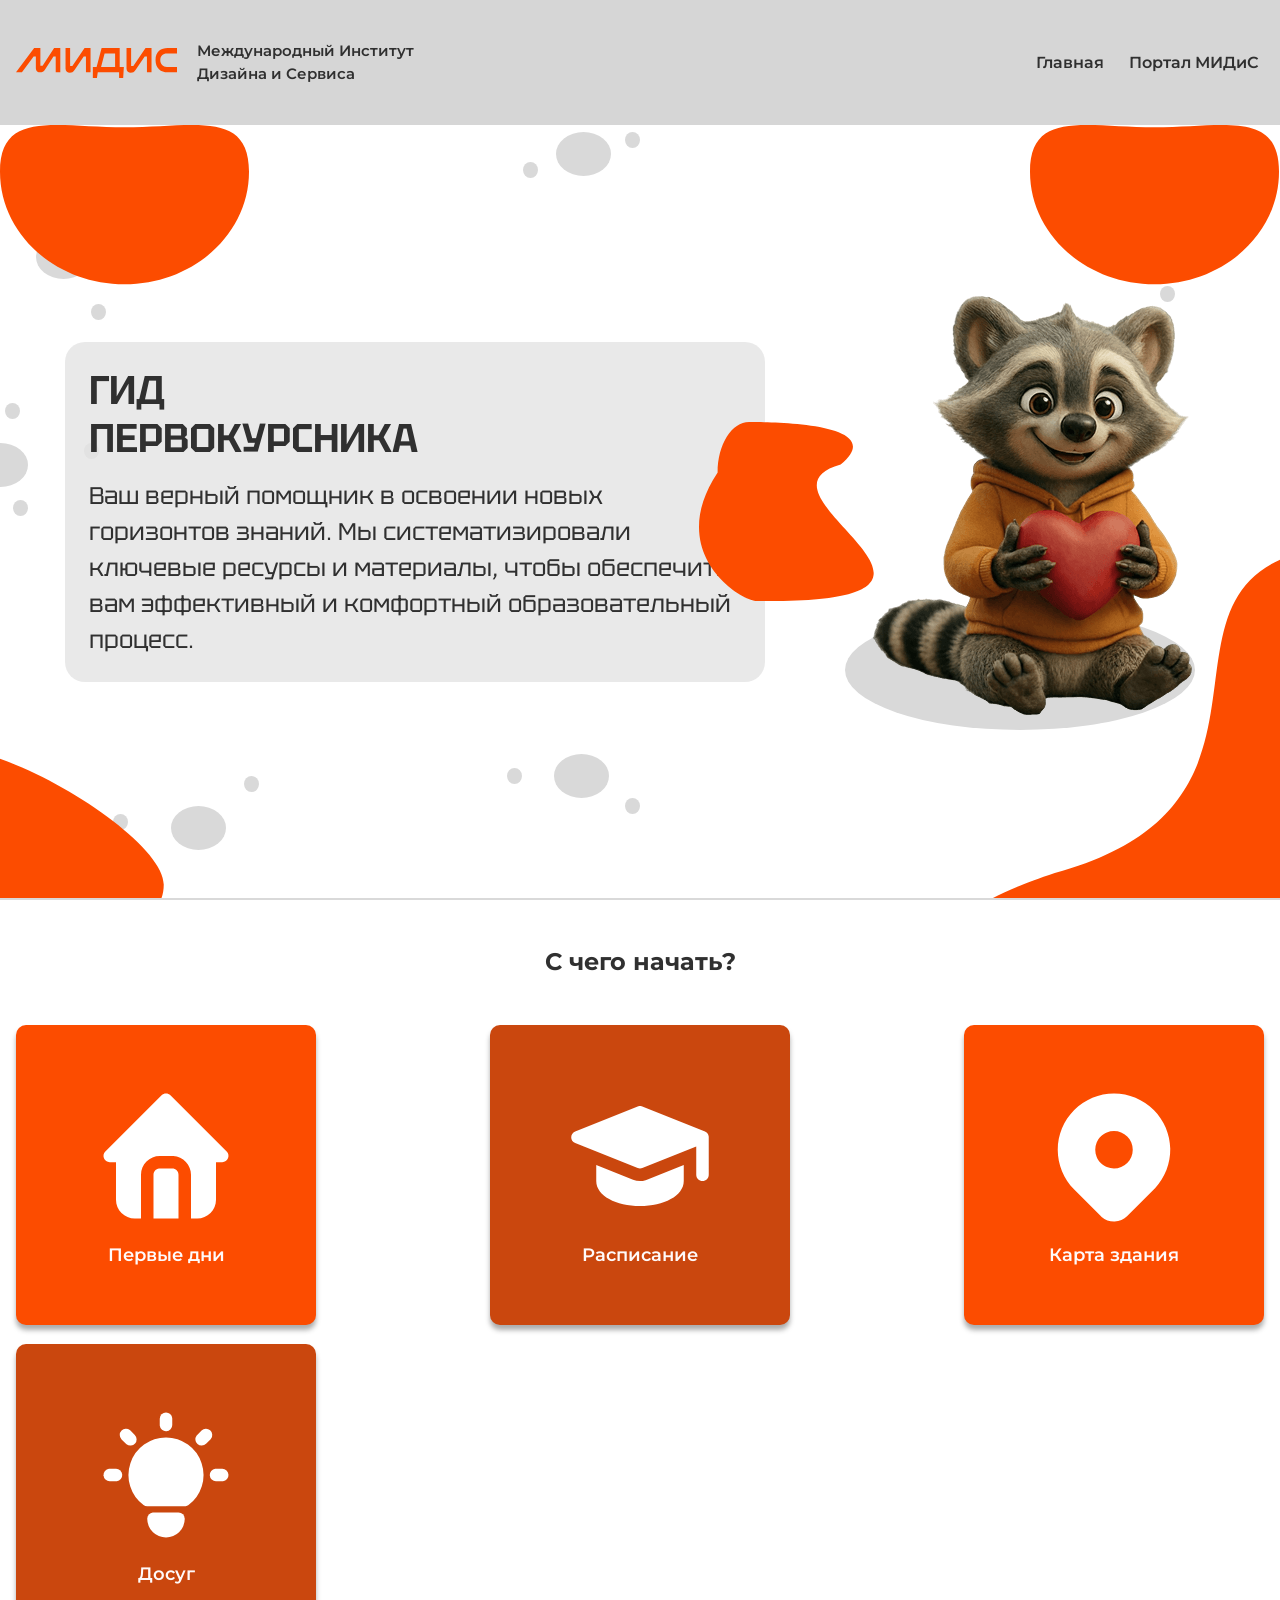
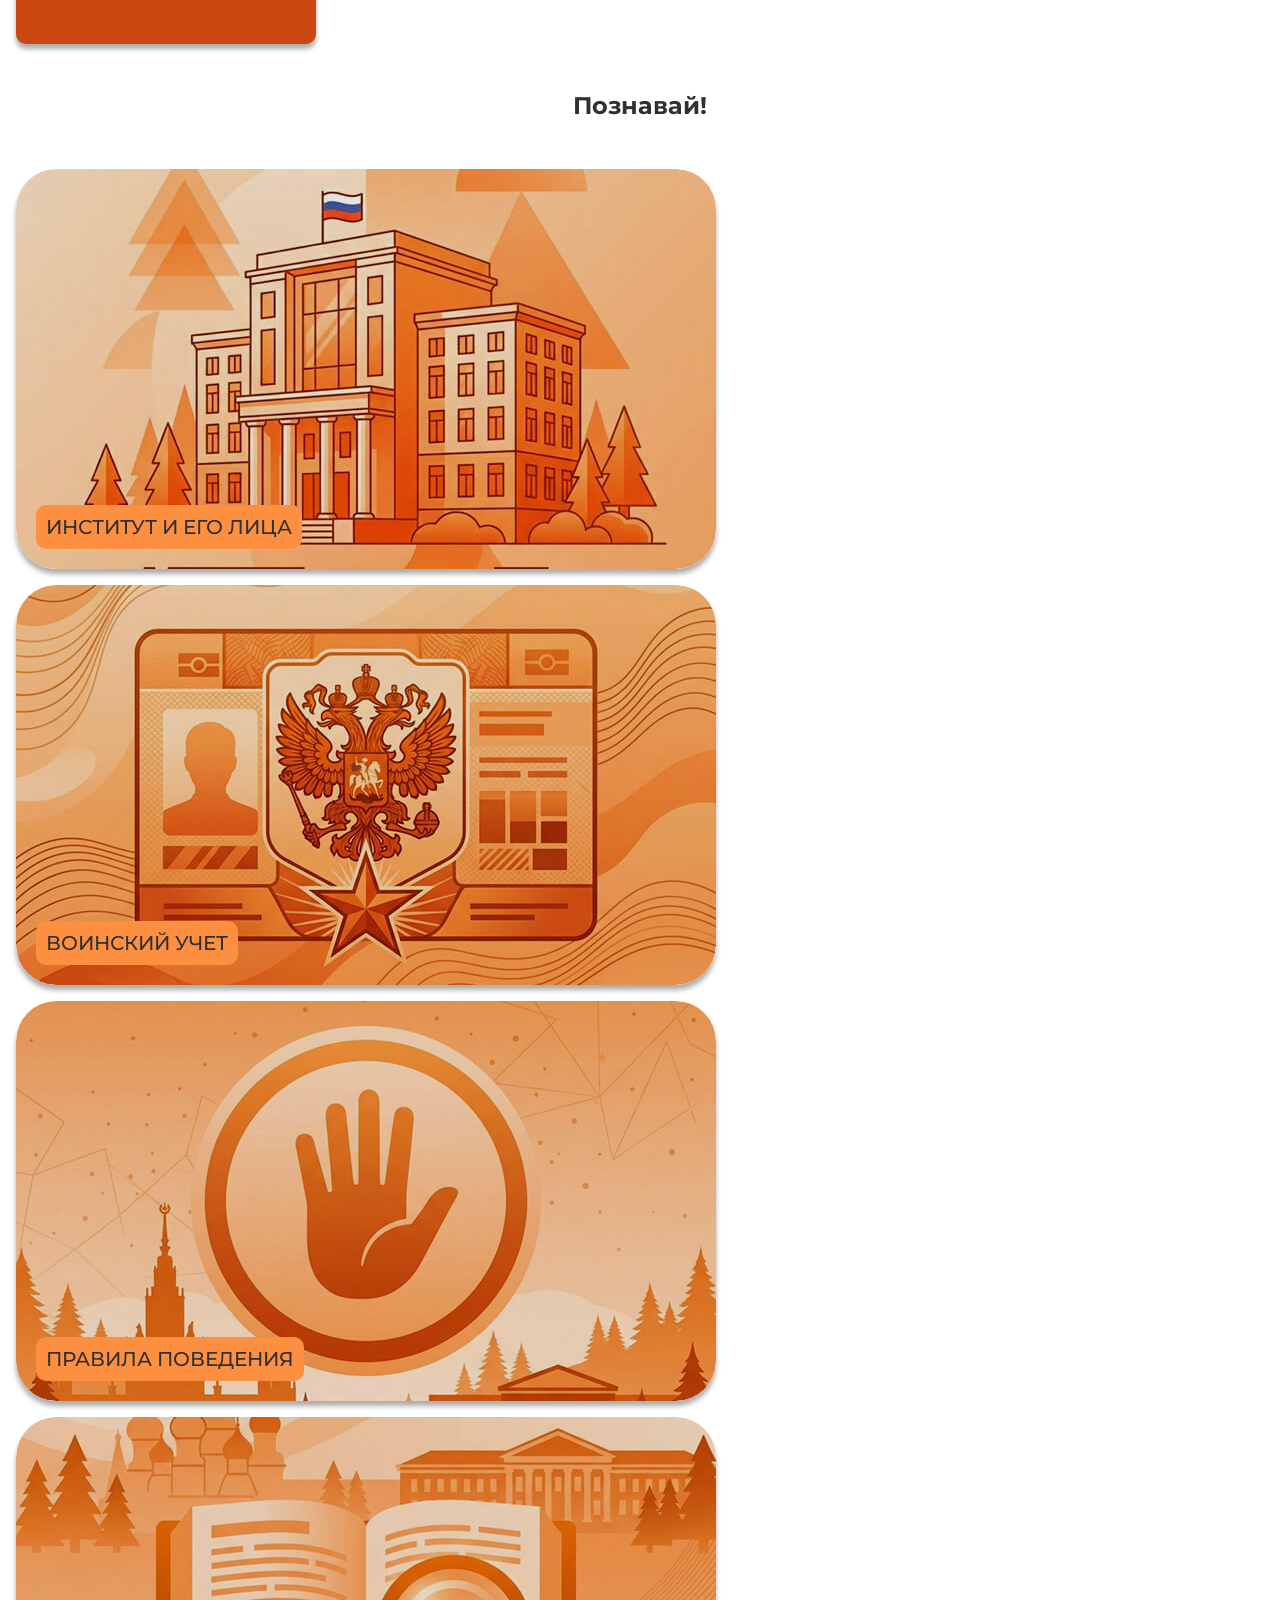
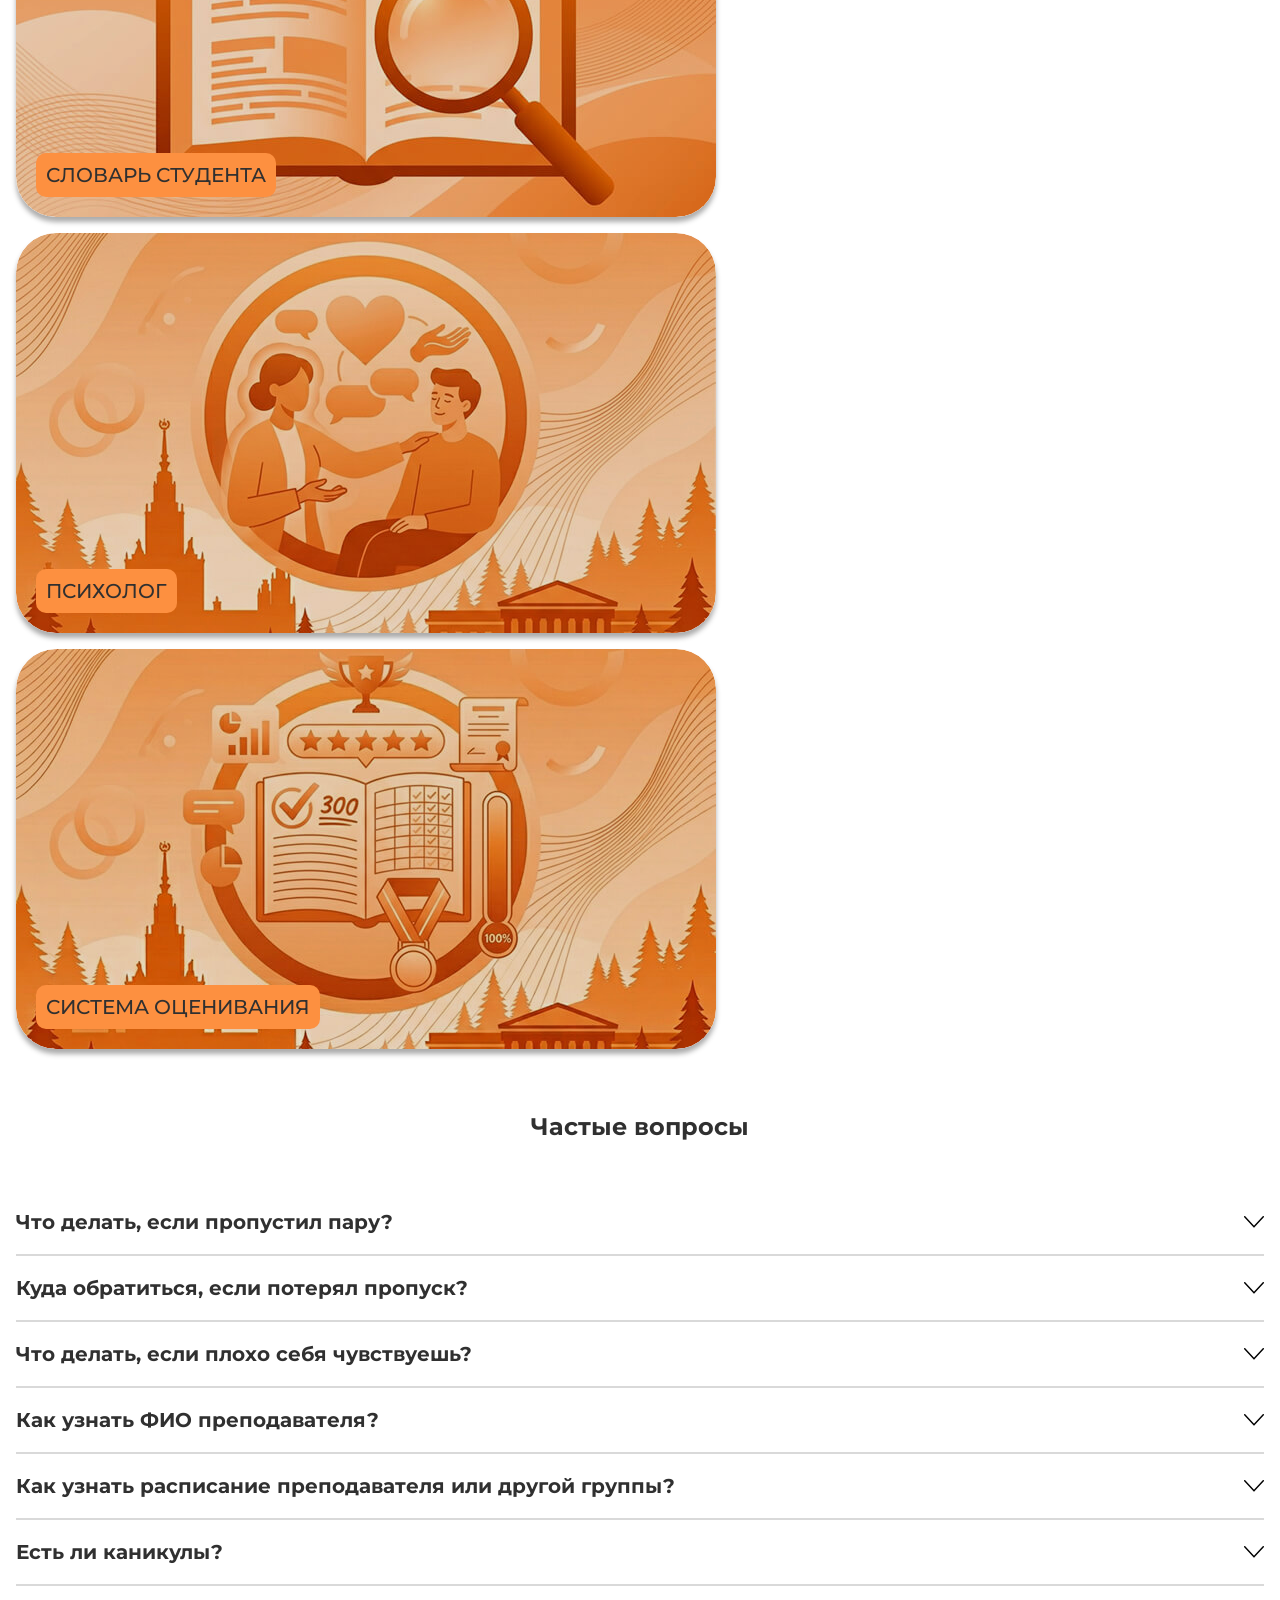
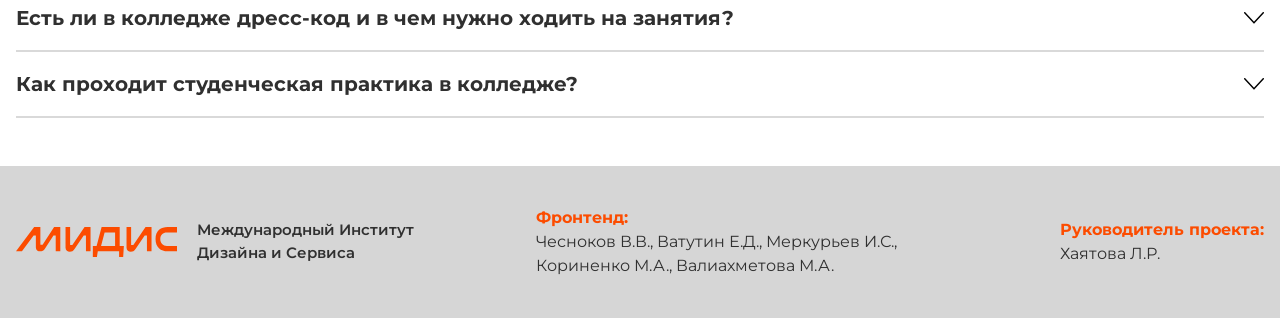
<file: index.html>
<!doctype html>
<html lang="ru">
  <head>
    <meta charset="UTF-8" />
    <meta name="viewport" content="width=device-width, initial-scale=1.0" />
    <title>МИДиС - Гид первокурсника</title>
    <meta
      name="description"
      content="Гид первокурсника МИДиС: всё, что нужно знать в первые дни учебы."
    />
    <meta property="og:title" content="МИДиС - Гид первокурсника" />
    <meta
      property="og:description"
      content="Гид первокурсника МИДиС: всё, что нужно знать в первые дни учебы"
    />
    <link rel="stylesheet" href="./css/style.css" />
    <script src="js/observer.js" defer></script>
    <script src="js/index.js" defer></script>
  </head>
  <body>
    <header class="header">
      <div class="container header__container">
        <div class="header__logo-sec">
          <img
            src="assets/images/logo.svg"
            alt="Логотип МИДиС"
            class="header__logo"
          />
          <p class="header__logo-text">
            Международный Институт Дизайна и Сервиса
          </p>
        </div>
        <button class="header__burger">
          <span></span>
          <span></span>
          <span></span>
        </button>
        <ul class="header__list">
          <li class="header__elem">
            <a href="index.html" class="header__link">Главная</a>
          </li>
          <li class="header__elem">
            <a
              href="https://portal.midis.info"
              class="header__link"
              target="_blank"
              >Портал МИДиС</a
            >
          </li>
        </ul>
      </div>
    </header>
    <main class="main">
      <section class="hero default">
        <div class="container hero__container">
          <div class="hero__info fade__in-left" data-anim>
            <h1 class="hero__title">
              Гид <br />
              Первокурсника
            </h1>
            <p class="hero__subtitle">
              Ваш верный помощник в освоении новых горизонтов знаний. Мы
              систематизировали ключевые ресурсы и материалы, чтобы обеспечить
              вам эффективный и комфортный образовательный процесс.
            </p>
          </div>
          <div class="hero__mascot fade__in" data-anim>
            <img src="assets/images/mascot.png" alt="Маскот МИДиС" />
          </div>
          <svg
            class="hero__dots1"
            width="527"
            height="96"
            viewBox="0 0 527 96"
            fill="none"
            xmlns="http://www.w3.org/2000/svg"
          >
            <ellipse cx="519.5" cy="52" rx="7.5" ry="8" fill="#D9D9D9" />
            <ellipse cx="7.5" cy="68" rx="7.5" ry="8" fill="#D9D9D9" />
            <ellipse cx="401.5" cy="22" rx="7.5" ry="8" fill="#D9D9D9" />
            <ellipse cx="138.5" cy="30" rx="7.5" ry="8" fill="#D9D9D9" />
            <ellipse cx="468.5" cy="22" rx="27.5" ry="22" fill="#D9D9D9" />
            <ellipse cx="85.5" cy="74" rx="27.5" ry="22" fill="#D9D9D9" />
          </svg>
          <svg
            class="hero__dots3"
            width="117"
            height="46"
            viewBox="0 0 117 46"
            fill="none"
            xmlns="http://www.w3.org/2000/svg"
          >
            <ellipse cx="109.5" cy="8" rx="7.5" ry="8" fill="#D9D9D9" />
            <ellipse cx="7.5" cy="38" rx="7.5" ry="8" fill="#D9D9D9" />
            <ellipse cx="60.5" cy="22" rx="27.5" ry="22" fill="#D9D9D9" />
          </svg>
        </div>
        <svg
          class="hero__dots2"
          width="106"
          height="316"
          viewBox="0 0 106 316"
          fill="none"
          xmlns="http://www.w3.org/2000/svg"
        >
          <ellipse cx="91.5" cy="251" rx="7.5" ry="8" fill="#D9D9D9" />
          <ellipse cx="20.5" cy="308" rx="7.5" ry="8" fill="#D9D9D9" />
          <ellipse cx="12.5" cy="211" rx="7.5" ry="8" fill="#D9D9D9" />
          <ellipse cx="98.5" cy="112" rx="7.5" ry="8" fill="#D9D9D9" />
          <ellipse cx="35.5" cy="8" rx="7.5" ry="8" fill="#D9D9D9" />
          <ellipse cx="63.5" cy="57" rx="27.5" ry="22" fill="#D9D9D9" />
          <ellipse cx="0.5" cy="265" rx="27.5" ry="22" fill="#D9D9D9" />
        </svg>
        <svg
          class="hero__dots4"
          width="70"
          height="102"
          viewBox="0 0 70 102"
          fill="none"
          xmlns="http://www.w3.org/2000/svg"
        >
          <ellipse cx="7.5" cy="94" rx="7.5" ry="8" fill="#D9D9D9" />
          <ellipse cx="62.5" cy="8" rx="7.5" ry="8" fill="#D9D9D9" />
          <ellipse cx="27.5" cy="39" rx="27.5" ry="22" fill="#D9D9D9" />
        </svg>
      </section>
      <section class="start">
        <div class="container start__container">
          <h2 class="start__title fade__in-up" data-anim>С чего начать?</h2>
          <div class="start__list">
            <a
              href="firstdays.html"
              class="start__card orange fade__in-scale"
              data-anim
            >
              <img
                src="assets/images/home.svg"
                alt=""
                class="start__img"
                aria-hidden="true"
              />
              <p class="start__text">Первые дни</p>
            </a>
            <a
              href="schedule.html"
              class="start__card brown fade__in-scale"
              data-anim
            >
              <img
                src="assets/images/study.svg"
                alt=""
                class="start__img"
                aria-hidden="true"
              />
              <p class="start__text">Расписание</p>
            </a>
            <a
              href="https://midis-int-map.vercel.app/"
              class="start__card orange fade__in-scale"
              target="_blank"
              data-anim
            >
              <img
                src="assets/images/gps.svg"
                alt=""
                class="start__img"
                aria-hidden="true"
              />
              <p class="start__text">Карта здания</p>
            </a>
            <a
              href="sections.html"
              class="start__card brown fade__in-scale"
              data-anim
            >
              <img
                src="assets/images/bulb.svg"
                alt=""
                class="start__img"
                aria-hidden="true"
              />
              <p class="start__text">Досуг</p>
            </a>
          </div>
        </div>
      </section>
      <section class="learn">
        <div class="container learn__container">
          <h2 class="learn__title fade__in-up" data-anim>Познавай!</h2>
          <div class="learn__list">
            <a
              href="institute.html"
              class="learn__element fade__in-left"
              data-anim
            >
              <img
                src="assets/images/about.jpg"
                alt=""
                class="learn__img"
                loading="lazy"
                aria-hidden="true"
              />
              <h3 class="learn__text">Институт и его лица</h3>
            </a>
            <a
              href="https://plotina1289.github.io/voenkom/"
              class="learn__element fade__in-left"
              data-anim
              target="_blank"
            >
              <img
                src="assets/images/service.jpg"
                alt=""
                class="learn__img"
                loading="lazy"
                aria-hidden="true"
              />
              <h3 class="learn__text">Воинский учет</h3>
            </a>
            <a href="rules.html" class="learn__element fade__in-left" data-anim>
              <img
                src="assets/images/rules.jpg"
                alt=""
                class="learn__img"
                loading="lazy"
                aria-hidden="true"
              />
              <h3 class="learn__text">Правила поведения</h3>
            </a>
            <a
              href="dictionary.html"
              class="learn__element fade__in-left"
              data-anim
            >
              <img
                src="assets/images/vocabulary.jpg"
                alt=""
                class="learn__img"
                loading="lazy"
                aria-hidden="true"
              />
              <h3 class="learn__text">Словарь студента</h3>
            </a>
            <a
              href="psychology.html"
              class="learn__element fade__in-left"
              data-anim
            >
              <img
                src="assets/images/helper.jpg"
                alt="about psychological assistance"
                class="learn__img"
              />
              <h3 class="learn__text">Психолог</h3>
            </a>
            <a
              href="system.html"
              class="learn__element fade__in-left"
              data-anim
            >
              <img
                src="assets/images/rating.jpg"
                alt=""
                class="learn__img"
                loading="lazy"
                aria-hidden="true"
              />
              <h3 class="learn__text">Система оценивания</h3>
            </a>
          </div>
        </div>
      </section>
      <section class="faq">
        <div class="container faq__container">
          <h2 class="faq__title fade__in-up" data-anim>Частые вопросы</h2>
          <div class="faq__list">
            <div class="faq__elem fade__in-up" data-anim>
              <div class="faq__trigger">
                <h3 class="faq__text">Что делать, если пропустил пару?</h3>
                <img
                  src="assets/images/down.svg"
                  alt=""
                  class="faq__arrow"
                  aria-hidden="true"
                />
              </div>
              <div class="faq__info">
                <p>
                  Если пропустили пару, предоставьте справку преподавателю,
                  сразу узнайте у&nbsp;одногруппников, что проходили
                  и&nbsp;какое домашнее задание. Напишите преподавателю, вежливо
                  объясните отсутствие и&nbsp;спросите, как отработать пропуск.
                  Самостоятельно изучите тему и&nbsp;выполните задания.
                  Главное&nbsp;&mdash; не&nbsp;игнорируйте пропуск
                  и&nbsp;проявите инициативу.
                </p>
              </div>
            </div>
            <div class="faq__elem fade__in-up" data-anim>
              <div class="faq__trigger">
                <h3 class="faq__text">
                  Куда обратиться, если потерял пропуск?
                </h3>
                <img
                  src="assets/images/down.svg"
                  alt=""
                  class="faq__arrow"
                  aria-hidden="true"
                />
              </div>
              <div class="faq__info">
                <p>
                  При утере пропуска вам нужно оплатить штраф в&nbsp;размере 300
                  рублей в&nbsp;кассе, далее с&nbsp;квитанцией об&nbsp;оплате
                  обратиться в&nbsp;107 кабинет и&nbsp;попросить сделать новый
                  пропуск.
                </p>
              </div>
            </div>
            <div class="faq__elem fade__in-up" data-anim>
              <div class="faq__trigger">
                <h3 class="faq__text">
                  Что делать, если плохо себя чувствуешь?
                </h3>
                <img
                  src="assets/images/down.svg"
                  alt=""
                  class="faq__arrow"
                  aria-hidden="true"
                />
              </div>
              <div class="faq__info">
                <p>
                  Если почувствовали себя плохо в&nbsp;колледже, сразу скажите
                  преподавателю и&nbsp;обратитесь в&nbsp;медпункт
                  (107&nbsp;каб.&nbsp;в&nbsp;здании школы). Там вам выдадут
                  справку. Сообщите куратору, позвоните близким.
                </p>
              </div>
            </div>
            <div class="faq__elem fade__in-up" data-anim>
              <div class="faq__trigger">
                <h3 class="faq__text">Как узнать ФИО преподавателя?</h3>
                <img
                  src="assets/images/down.svg"
                  alt=""
                  class="faq__arrow"
                  aria-hidden="true"
                />
              </div>
              <div class="faq__info">
                <p>
                  ФИО преподавателя можно узнать на&nbsp;портале МИДиС,
                  в&nbsp;Max-боте или в&nbsp;ТГ-боте
                </p>
              </div>
            </div>
            <div class="faq__elem fade__in-up" data-anim>
              <div class="faq__trigger">
                <h3 class="faq__text">
                  Как узнать расписание преподавателя или другой группы?
                </h3>
                <img
                  src="assets/images/down.svg"
                  alt=""
                  class="faq__arrow"
                  aria-hidden="true"
                />
              </div>
              <div class="faq__info">
                <p>
                  Узнать расписание преподавателя или другой группы можно в
                  Max-боте или в&nbsp;ТГ-боте
                </p>
              </div>
            </div>
            <div class="faq__elem fade__in-up" data-anim>
              <div class="faq__trigger">
                <h3 class="faq__text">Есть ли каникулы?</h3>
                <img
                  src="assets/images/down.svg"
                  alt=""
                  class="faq__arrow"
                  aria-hidden="true"
                />
              </div>
              <div class="faq__info">
                <p>
                  Да, есть каникулы: зимние (конец декабря&nbsp;&mdash; начало
                  января) и летние (конец июня&nbsp;&mdash; 31&nbsp;августа).
                </p>
              </div>
            </div>
            <div class="faq__elem fade__in-up" data-anim>
              <div class="faq__trigger">
                <h3 class="faq__text">
                  Есть ли в колледже дресс-код и в чем нужно ходить на занятия?
                </h3>
                <img
                  src="assets/images/down.svg"
                  alt=""
                  class="faq__arrow"
                  aria-hidden="true"
                />
              </div>
              <div class="faq__info">
                <p>
                  По&nbsp;закону &#8470;&nbsp;273-ФЗ &laquo;Об&nbsp;образовании
                  в&nbsp;РФ&raquo; колледжи имеют право самостоятельно
                  устанавливать требования к&nbsp;одежде студентов. Единой
                  государственной формы нет, но&nbsp;чаще всего требуется
                  соблюдать деловой или опрятный повседневный стиль. На
                  творческих направлениях (дизайн) правила обычно свободнее,
                  студентам разрешают самовыражаться через внешний вид.
                  Например, в&nbsp;Челябинском колледже МИДиС такое творческое
                  проявление активно поддерживает руководство. Что запрещено
                  носить в&nbsp;колледже: Спортивные костюмы, шорты, пляжные
                  майки, откровенные наряды и&nbsp;неопрятные вещи.
                </p>
              </div>
            </div>
            <div class="faq__elem fade__in-up" data-anim>
              <div class="faq__trigger">
                <h3 class="faq__text">
                  Как проходит студенческая практика в колледже?
                </h3>
                <img
                  src="assets/images/down.svg"
                  alt=""
                  class="faq__arrow"
                  aria-hidden="true"
                />
              </div>
              <div class="faq__info">
                <p>
                  По&nbsp;требованиям ФГОС, практика является обязательной
                  частью обучения на&nbsp;программах СПО. Она делится
                  на&nbsp;три последовательных этапа:
                </p>
                <ol>
                  <li>
                    Учебная практика (2-3&nbsp;курсы): Проходит на&nbsp;базе
                    колледжа или в&nbsp;учебных мастерских для знакомства
                    с&nbsp;основами профессии.
                  </li>
                  <li>
                    Производственная практика (3-4&nbsp;курсы): Проходит
                    на&nbsp;реальном предприятии по&nbsp;специальности.
                  </li>
                  <li>
                    Преддипломная практика (последний курс): Проходит
                    в&nbsp;компании, на&nbsp;базе которой студент пишет
                    дипломный проект.
                  </li>
                </ol>
              </div>
            </div>
          </div>
        </div>
      </section>
    </main>
    <footer class="footer">
      <div class="container footer__container">
        <div class="footer__logo-sec">
          <img
            src="assets/images/logo.svg"
            alt="Логотип МИДиС"
            class="footer__logo"
          />
          <p class="footer__logo-text">
            Международный Институт Дизайна и Сервиса
          </p>
        </div>
        <p class="footer__authors">
          <span>Фронтенд:</span><br />
          Чесноков В.В., Ватутин Е.Д., Меркурьев И.С., Кориненко М.А.,
          Валиахметова М.А.
        </p>
        <p class="footer__teacher">
          <span>Руководитель проекта:</span> <br />
          Хаятова Л.Р.
        </p>
      </div>
    </footer>
  </body>
</html>
</file>
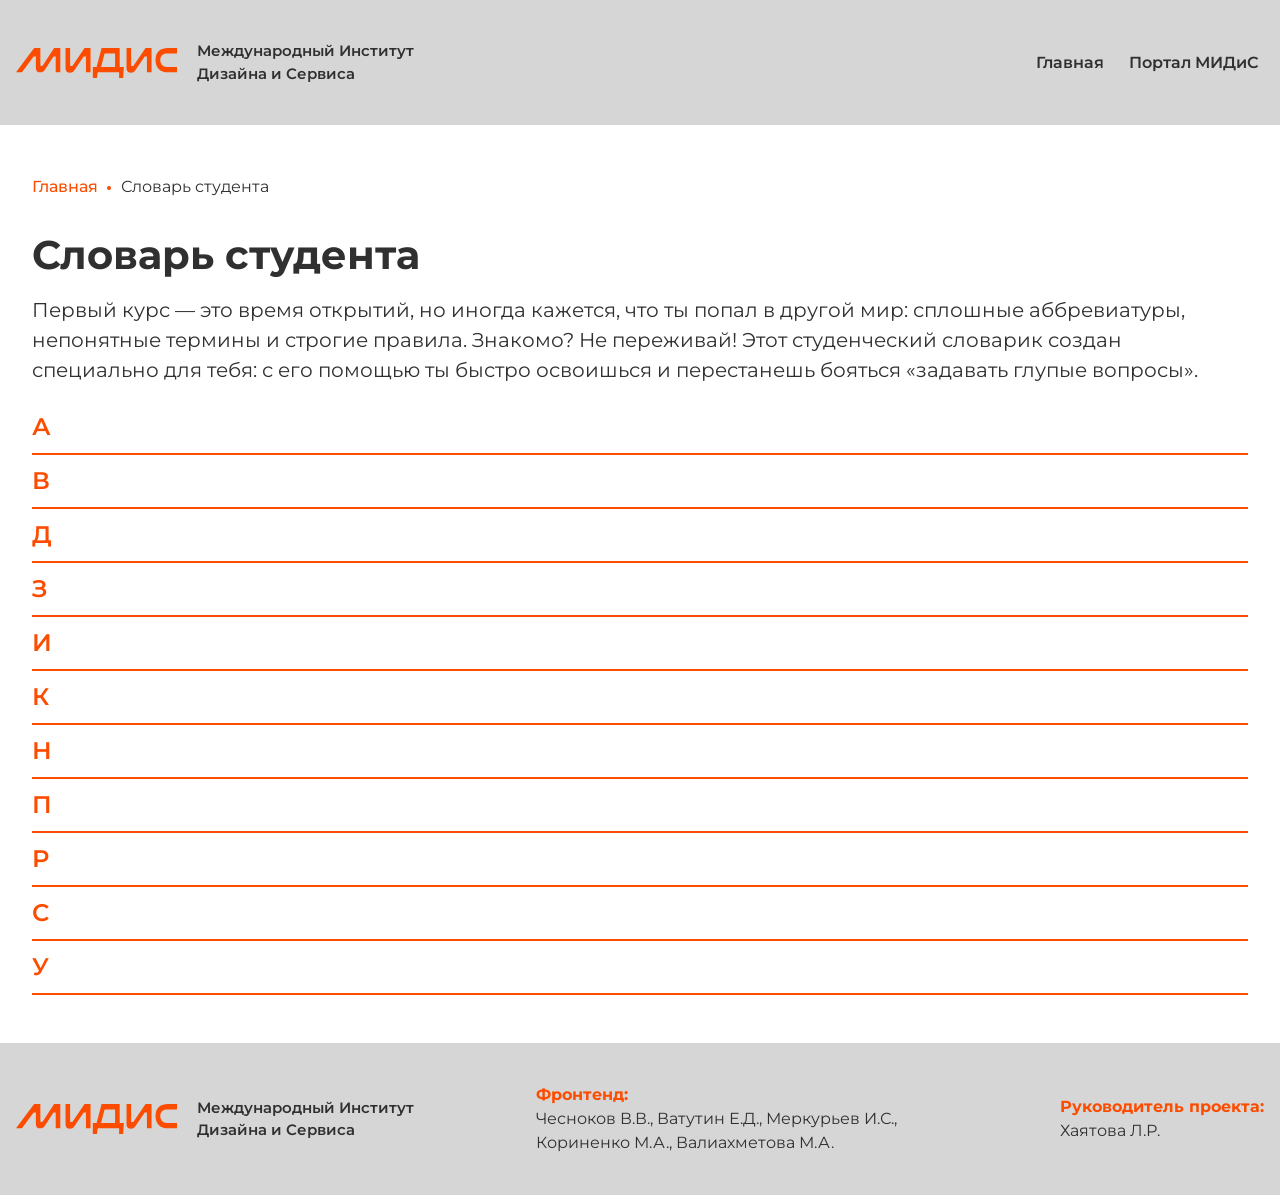
<file: dictionary.html>
<!doctype html>
<html lang="ru">
  <head>
    <meta charset="UTF-8" />
    <meta name="viewport" content="width=device-width, initial-scale=1.0" />
    <title>Словарь студента - Гид первокурсника МИДиС</title>
    <meta name="description" content="Словарь студента МИДиС" />
    <meta
      property="og:title"
      content="Словарь студента - Гид первокурсника МИДиС"
    />
    <meta property="og:description" content="Словарь студента МИДиС" />
    <link rel="stylesheet" href="./css/style.css" />
    <script src="js/index.js" defer></script>
  </head>
  <body>
    <header class="header">
      <div class="container header__container">
        <div class="header__logo-sec">
          <img
            src="assets/images/logo.svg"
            alt="Логотип МИДиС"
            class="header__logo"
          />
          <p class="header__logo-text">
            Международный Институт Дизайна и Сервиса
          </p>
        </div>
        <button class="header__burger">
          <span></span>
          <span></span>
          <span></span>
        </button>
        <ul class="header__list">
          <li class="header__elem">
            <a href="index.html" class="header__link">Главная</a>
          </li>
          <li class="header__elem">
            <a
              href="https://portal.midis.info"
              class="header__link"
              target="_blank"
              >Портал МИДиС</a
            >
          </li>
        </ul>
      </div>
    </header>
    <main class="main default container">
      <div class="breadcrumbs">
        <div class="container">
          <ul class="breadcrumbs__list">
            <li class="breadcrumbs__elem">
              <a href="index.html">Главная</a>
            </li>
            <li class="breadcrumbs__elem">
              <p>Словарь студента</p>
            </li>
          </ul>
        </div>
      </div>
      <div class="intro">
        <div class="container intro__container">
          <h1 class="intro__title">Словарь студента</h1>
          <p class="intro__desc">
            Первый курс — это время открытий, но иногда кажется, что ты попал в
            другой мир: сплошные аббревиатуры, непонятные термины и строгие
            правила. Знакомо? Не переживай! Этот студенческий словарик создан
            специально для тебя: с его помощью ты быстро освоишься и перестанешь
            бояться «задавать глупые вопросы».
          </p>
        </div>
      </div>
      <div class="letters">
        <div class="container letters__container">
          <div class="letters__elem">
            <div class="letters__trigger">
              <div class="letters__text">
                <p>А</p>
              </div>
            </div>
            <div class="letters__info">
              <p>
                <span>Академический отпуск</span>&nbsp;&mdash; это
                предусмотренная законодательством и&nbsp;уставом иститута
                временная приостановка обучения, которая предоставляется
                студенту при наличии объективных, подтверждённых документами
                обстоятельств
              </p>
            </div>
          </div>
          <div class="letters__elem">
            <div class="letters__trigger">
              <div class="letters__text">
                <p>В</p>
              </div>
            </div>
            <div class="letters__info">
              <ul>
                <li>
                  <span>Ведомость</span>&nbsp;&mdash; это список вашей группы,
                  где преподаватель проставляет оценки по&nbsp;одному предмету.
                  После сессии оригинал этого документа уходит на&nbsp;хранение
                  в&nbsp;дирекцию института.
                </li>
                <li>
                  <span>Выпускная квалификационная (дипломная) работа</span
                  >&nbsp;&mdash; это итоговый научно-исследовательский проект,
                  выполняемый студентом на завершающем этапе обучения.
                  В&nbsp;процессе работы выпускник проводит системный анализ
                  выбранной темы, применяет полученные знания на&nbsp;практике
                  и&nbsp;формулирует научно обоснованные выводы, демонстрируя
                  готовность к&nbsp;профессиональной деятельности.
                </li>
              </ul>
            </div>
          </div>
          <div class="letters__elem">
            <div class="letters__trigger">
              <div class="letters__text">
                <p>Д</p>
              </div>
            </div>
            <div class="letters__info">
              <ul>
                <li>
                  <span>Деканат</span>&nbsp;&mdash; это
                  административно-управленческое подразделение института,
                  отвечающее за&nbsp;координацию и&nbsp;организацию учебного
                  процесса, научно-методической деятельности, а&nbsp;также
                  воспитательной работы со&nbsp;студентами.
                </li>
                <li>
                  <span>Демонстрационный экзамен</span>&nbsp;&mdash; это форма
                  государственной итоговой или промежуточной аттестации
                  выпускников, которая направлена на&nbsp;определение уровня
                  освоения ими материала образовательной программы
                  и&nbsp;степени сформированности профессиональных компетенций.
                  Он&nbsp;предполагает выполнение практических заданий в
                  условиях, максимально приближенных к&nbsp;реальным
                  производственным процессам.
                </li>
              </ul>
            </div>
          </div>
          <div class="letters__elem">
            <div class="letters__trigger">
              <div class="letters__text">
                <p>З</p>
              </div>
            </div>
            <div class="letters__info">
              <p>
                <span>Заведующий(ая) кафедрой</span>&nbsp;&mdash; руководитель
                кафедры в&nbsp;университете. Он&nbsp;отвечает за&nbsp;содержание
                обучения.
              </p>
            </div>
          </div>
          <div class="letters__elem">
            <div class="letters__trigger">
              <div class="letters__text">
                <p>И</p>
              </div>
            </div>
            <div class="letters__info">
              <p>
                <span>Интенсив</span>&nbsp;&mdash; трехдневное мероприятие,
                направленное на&nbsp;совместные тренировки навыков.
              </p>
            </div>
          </div>
          <div class="letters__elem">
            <div class="letters__trigger">
              <div class="letters__text">
                <p>К</p>
              </div>
            </div>
            <div class="letters__info">
              <ul>
                <li>
                  <span>Коворкинг</span>&nbsp;&mdash; это оборудованное
                  пространство для совместной или индивидуальной работы
                </li>
                <li>
                  <span>Куратор</span>&nbsp;&mdash; это твой
                  &laquo;наставник&raquo; в&nbsp;университете.
                  Он&nbsp;не&nbsp;ставит оценки, но&nbsp;всегда подскажет, куда
                  обратиться, поможет влиться в&nbsp;коллектив и&nbsp;поддержит,
                  если возникнут трудности. Обычно у группы есть один
                  куратор-преподаватель и&nbsp;два куратора-студента
                  &mdash;&nbsp;так поддержка работает ещё эффективнее.
                </li>
                <li>
                  <span>Курсовой проект</span>&nbsp;&mdash; это самостоятельная
                  учебно-исследовательская работа, выполняемая студентом
                  в&nbsp;рамках учебного курса. Цель проекта&nbsp;&mdash;
                  закрепить теоретические знания, развить профессиональные
                  компетенции и&nbsp;продемонстрировать умение применять
                  их&nbsp;для решения практических задач.
                </li>
                <li>
                  <span>Курс</span> - ступень высшего или среднего специального
                  образования, соответствующая одному году обучения.
                </li>
              </ul>
            </div>
          </div>
          <div class="letters__elem">
            <div class="letters__trigger">
              <div class="letters__text">
                <p>Н</p>
              </div>
            </div>
            <div class="letters__info">
              <p>
                <span>Наставник</span>&nbsp;&mdash; это, как правило, два
                студента, прошедшие специальный отбор и&nbsp;подготовку, которые
                осуществляют методическое сопровождение и&nbsp;организационную
                поддержку участников образовательного интенсива, обеспечивая
                эффективное достижение учебных целей и&nbsp;комфортную атмосферу
                в&nbsp;команде.
              </p>
            </div>
          </div>
          <div class="letters__elem">
            <div class="letters__trigger">
              <div class="letters__text">
                <p>П</p>
              </div>
            </div>
            <div class="letters__info">
              <ul>
                <li>
                  <span>Практика</span>&nbsp;&mdash; получение практического
                  опыта в&nbsp;своей области обучения в&nbsp;процессе работы
                  на&nbsp;предприятиях.
                </li>
                <li>
                  <span>Промежуточная аттестация</span>&nbsp;&mdash; форма
                  оценивания учебной успеваемости студента за&nbsp;половину
                  семестра.
                </li>
                <li>
                  <span>Проректор</span>&nbsp;&mdash; заместитель ректора,
                  ответственный за&nbsp;определенный узкий круг задач
                  в&nbsp;управлении университетом.
                </li>
                <li>
                  <span>Пара</span>&nbsp;&mdash; базовая единица учебного
                  времени, состоящая из&nbsp;90 академических минут
                  и&nbsp;предназначенная для проведения одного занятия.
                </li>
              </ul>
            </div>
          </div>
          <div class="letters__elem">
            <div class="letters__trigger">
              <div class="letters__text">
                <p>Р</p>
              </div>
            </div>
            <div class="letters__info">
              <p>
                <span>Ректор</span>&nbsp;&mdash; руководитель высшего учебного
                заведения.
              </p>
            </div>
          </div>
          <div class="letters__elem">
            <div class="letters__trigger">
              <div class="letters__text">
                <p>С</p>
              </div>
            </div>
            <div class="letters__info">
              <ul>
                <li>
                  <span>Семестр</span>&nbsp;&mdash; учебное полугодие,
                  выступающее основной единицей деления академического года. Как
                  правило, один курс обучения включает два таких периода
                  длительностью по&nbsp;4&ndash;5 месяцев каждый.
                </li>
                <li>
                  <span>Сессия</span>&nbsp;&mdash; период времени,
                  в&nbsp;течение которого студент сдает экзамены
                  по&nbsp;предметам и&nbsp;знаниям, полученным в&nbsp;течение
                  семестра. Обычно сессия длится около недели.
                </li>
                <li>
                  <span>Специалист деканата</span> — это сотрудник
                  административного отдела факультета или института, который
                  обеспечивает документооборот и координирует учебный процесс.
                  Он выступает связующим звеном между студентами,
                  преподавателями и руководством вуза.
                </li>
                <li>
                  <span>Староста</span>&nbsp;&mdash; выбранный внутри группы
                  студент-лидер, который следит за&nbsp;порядком, отмечает
                  посещаемость и&nbsp;передает важную информацию
                  от&nbsp;преподавателей своим одногруппникам.
                </li>
                <li>
                  <span>Студенческий пропуск</span>&nbsp;&mdash; персональная
                  карта доступа, необходимая для прохода через систему контроля
                  учебного заведения.
                </li>
              </ul>
            </div>
          </div>
          <div class="letters__elem">
            <div class="letters__trigger">
              <div class="letters__text">
                <p>У</p>
              </div>
            </div>
            <div class="letters__info">
              <p>
                <span>Учебная практика</span>&nbsp;&mdash; вид практической
                подготовки, ориентированный на&nbsp;формирование базовых
                профессиональных компетенций и&nbsp;приобретение первого опыта
                профильной деятельности
              </p>
            </div>
          </div>
        </div>
      </div>
    </main>
    <footer class="footer">
      <div class="container footer__container">
        <div class="footer__logo-sec">
          <img
            src="assets/images/logo.svg"
            alt="Логотип МИДиС"
            class="footer__logo"
          />
          <p class="footer__logo-text">
            Международный Институт Дизайна и Сервиса
          </p>
        </div>
        <p class="footer__authors">
          <span>Фронтенд:</span><br />
          Чесноков В.В., Ватутин Е.Д., Меркурьев И.С., Кориненко М.А.,
          Валиахметова М.А.
        </p>
        <p class="footer__teacher">
          <span>Руководитель проекта:</span> <br />
          Хаятова Л.Р.
        </p>
      </div>
    </footer>
  </body>
</html>
</file>
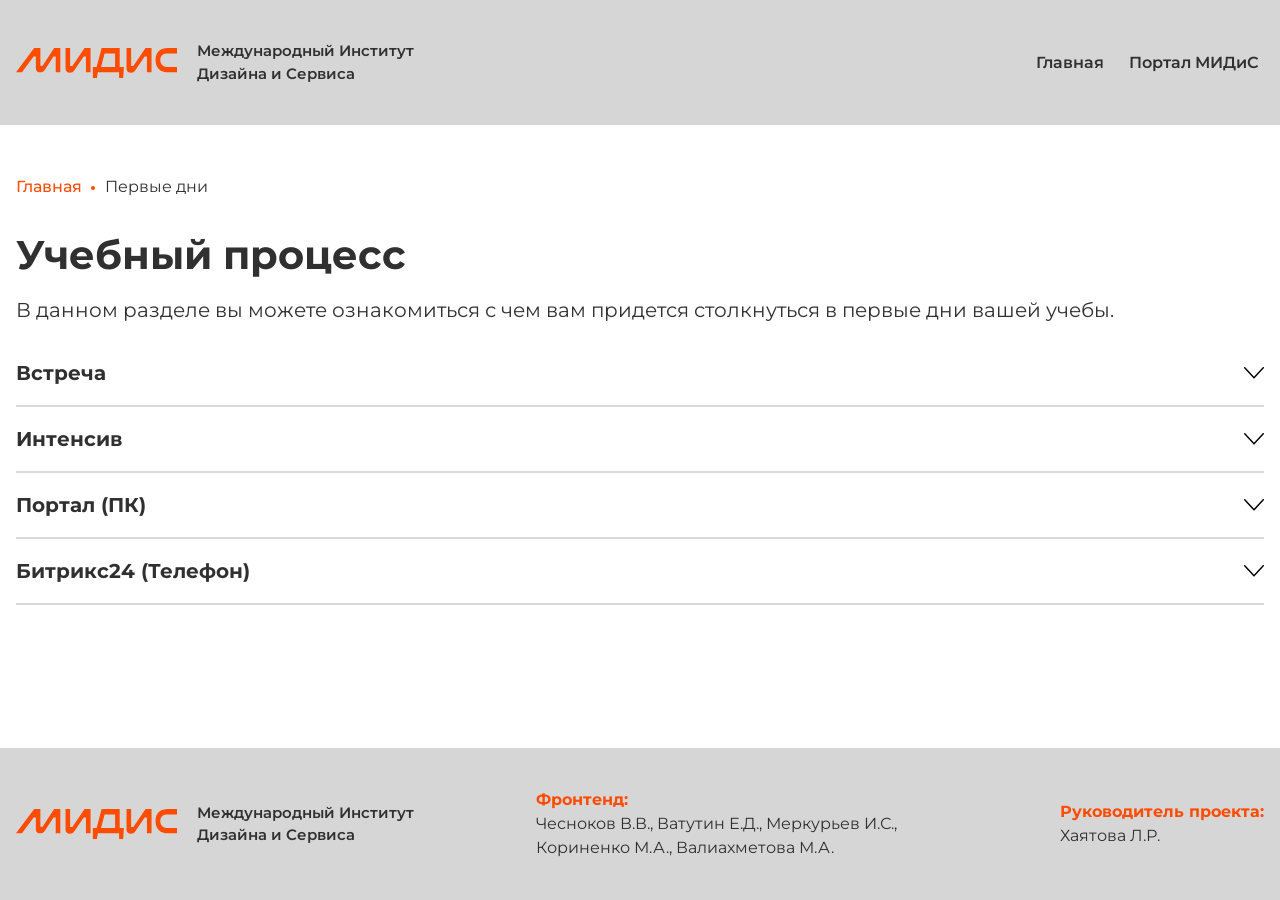
<file: firstdays.html>
<!doctype html>
<html lang="ru">
  <head>
    <meta charset="UTF-8" />
    <meta name="viewport" content="width=device-width, initial-scale=1.0" />
    <title>Первые дни - Гид первокурсника МИДиС</title>
    <meta
      name="description"
      content="Важная информация о первых днях в МИДиС: как проходит встреча, интенсив и многое другое"
    />
    <meta property="og:title" content="Первые дни - Гид первокурсника МИДиС" />
    <meta
      property="og:description"
      content="Первые дни в МИДиС: как проходит встреча, интенсив и многое другое"
    />
    <link rel="stylesheet" href="./css/style.css" />
    <script src="js/index.js" defer></script>
  </head>
  <body>
    <header class="header">
      <div class="container header__container">
        <div class="header__logo-sec">
          <img
            src="assets/images/logo.svg"
            alt="Логотип МИДиС"
            class="header__logo"
          />
          <p class="header__logo-text">
            Международный Институт Дизайна и Сервиса
          </p>
        </div>
        <button class="header__burger">
          <span></span>
          <span></span>
          <span></span>
        </button>
        <ul class="header__list">
          <li class="header__elem">
            <a href="index.html" class="header__link">Главная</a>
          </li>
          <li class="header__elem">
            <a
              href="https://portal.midis.info"
              class="header__link"
              target="_blank"
              >Портал МИДиС</a
            >
          </li>
        </ul>
      </div>
    </header>
    <main class="main default">
      <div class="breadcrumbs">
        <div class="container">
          <ul class="breadcrumbs__list">
            <li class="breadcrumbs__elem">
              <a href="index.html">Главная</a>
            </li>
            <li class="breadcrumbs__elem">
              <p>Первые дни</p>
            </li>
          </ul>
        </div>
      </div>
      <div class="intro">
        <div class="container intro__container">
          <h1 class="intro__title">Учебный процесс</h1>
          <div class="intro__desc">
            <p>
              В данном разделе вы можете ознакомиться с чем вам придется
              столкнуться в первые дни вашей учебы.
            </p>
          </div>
        </div>
      </div>
      <section class="faq">
        <div class="container faq__container">
          <div class="faq__list">
            <div class="faq__elem">
              <div class="faq__trigger">
                <h3 class="faq__text">Встреча</h3>
                <img
                  src="assets/images/down.svg"
                  alt="arrow"
                  class="faq__arrow"
                />
              </div>
              <div class="faq__info">
                <p>
                  Вы&nbsp;побываете на&nbsp;линейке, познакомитесь
                  со&nbsp;своими куратором и&nbsp;наставниками, которые вам
                  расскажут о&nbsp;вашей учебе. На&nbsp;встрече вы&nbsp;сможете
                  задать интересующие вас вопросы.
                </p>
              </div>
            </div>
            <div class="faq__elem">
              <div class="faq__trigger">
                <h3 class="faq__text">Интенсив</h3>
                <img
                  src="assets/images/down.svg"
                  alt="arrow"
                  class="faq__arrow"
                />
              </div>
              <div class="faq__info">
                <p>
                  <span>Интенсив</span>&nbsp;&mdash; трехдневное мероприятие,
                  в&nbsp;нем вы&nbsp;будете ходить на&nbsp;мастер-классы
                  и&nbsp;тренинги. Мероприятие носит соревновательный характер.
                  С&nbsp;первых дней важно зарабатывать максимальное количество
                  очков. Вы&nbsp;заранее будете записываться
                  на&nbsp;2&nbsp;ресурсных состояния
                  и&nbsp;2&nbsp;мастер-класса, рекомендуем поторопиться, самые
                  популярные и&nbsp;хорошие разбирают очень быстро. А&nbsp;также
                  вы&nbsp;будете ходить на&nbsp;лабораторию по&nbsp;профессии.
                  В&nbsp;конце каждого дня будут подводиться итоги.
                </p>
              </div>
            </div>
            <div class="faq__elem">
              <div class="faq__trigger">
                <h3 class="faq__text">Портал (ПК)</h3>
                <img
                  src="assets/images/down.svg"
                  alt="arrow"
                  class="faq__arrow"
                />
              </div>
              <div class="faq__info">
                <ol>
                  <li>
                    Зайдите на сайт&nbsp;
                    <a href="https://portal.midis.info">portal.midis.info</a>
                  </li>
                  <li>
                    Введите ваш логин и&nbsp;пароль или отсканируйте&nbsp;QR код
                    с&nbsp;вашего смартфона
                  </li>
                  <li>Готово, вы&nbsp;в&nbsp;системе!</li>
                </ol>
              </div>
            </div>
            <div class="faq__elem">
              <div class="faq__trigger">
                <h3 class="faq__text">Битрикс24 (Телефон)</h3>
                <img
                  src="assets/images/down.svg"
                  alt="arrow"
                  class="faq__arrow"
                />
              </div>
              <div class="faq__info">
                <ol>
                  <li>
                    Скачайте приложение Bitrix24 с
                    <a
                      href="https://play.google.com/store/apps/details?id=com.bitrix24.android"
                      >Play Store</a
                    >
                    или
                    <a href="https://apps.apple.com/ru/app/bitrix24/id561683423"
                      >App Store</a
                    >
                  </li>
                  <div class="mobile1">
                    <li>
                      Откройте приложение и&nbsp;нажмите &laquo;Указать
                      адрес&raquo;
                      <p>
                        <img
                          src="assets/images/mobile1.png"
                          alt="Инструкция 1"
                        />
                      </p>
                    </li>
                    <div class="mobile1-dop">
                      <li class="mobile1-3">
                        <p>Введите в поле <span>portal.midis.info</span></p>
                      </li>
                      <img src="assets/images/mobile2.png" alt="Инструкция 2" />
                    </div>
                  </div>
                  <li>
                    Введите логин и пароль, выданный вам в приемной комиссии
                    <div class="mobile2">
                      <img src="assets/images/mobile3.png" alt="Инструкция 3" />
                      <img
                        class="mobile2-2"
                        src="assets/images/mobile4.png"
                        alt="Инструкция 4"
                      />
                    </div>
                  </li>
                  <li>Готово, вы&nbsp;в&nbsp;системе!</li>
                </ol>
              </div>
            </div>
          </div>
        </div>
      </section>
    </main>
    <footer class="footer">
      <div class="container footer__container">
        <div class="footer__logo-sec">
          <img
            src="assets/images/logo.svg"
            alt="Логотип МИДиС"
            class="footer__logo"
          />
          <p class="footer__logo-text">
            Международный Институт Дизайна и Сервиса
          </p>
        </div>
        <p class="footer__authors">
          <span>Фронтенд:</span><br />
          Чесноков В.В., Ватутин Е.Д., Меркурьев И.С., Кориненко М.А.,
          Валиахметова М.А.
        </p>
        <p class="footer__teacher">
          <span>Руководитель проекта:</span> <br />
          Хаятова Л.Р.
        </p>
      </div>
    </footer>
  </body>
</html>
</file>
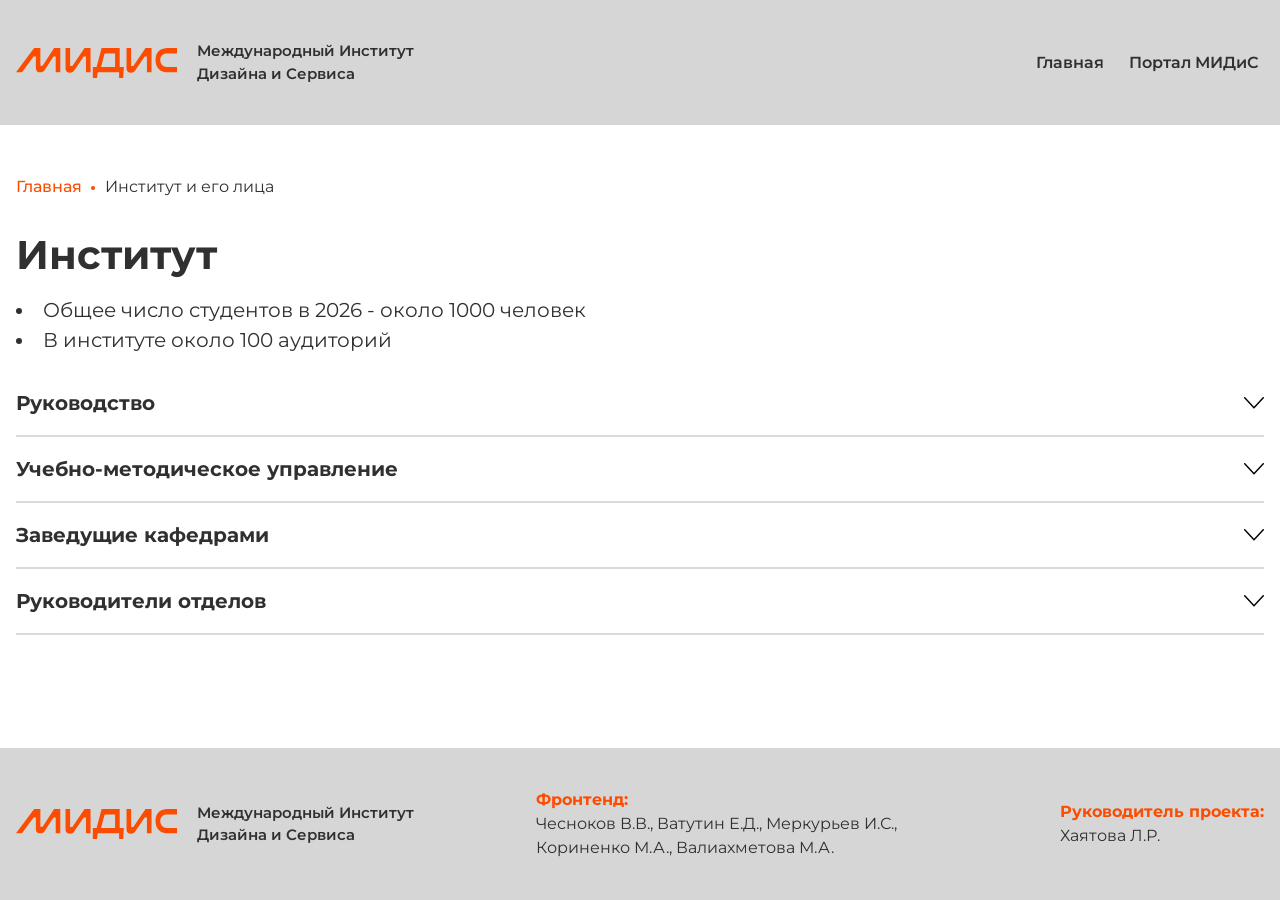
<file: institute.html>
<!doctype html>
<html lang="ru">
  <head>
    <meta charset="UTF-8" />
    <meta name="viewport" content="width=device-width, initial-scale=1.0" />
    <title>Институт и его лица - Гид первокурсника МИДиС</title>
    <meta
      name="description"
      content="Здесь вы найдёте информацию об институте и руководстве МИДиС"
    />
    <meta
      property="og:title"
      content="Институт и его лица - Гид первокурсника МИДиС"
    />
    <meta
      property="og:description"
      content="Здесь вы найдёте информацию об институте и руководстве МИДиС"
    />
    <link rel="stylesheet" href="./css/style.css" />
    <script src="js/observer.js" defer></script>
    <script src="js/index.js" defer></script>
  </head>
  <body>
    <header class="header">
      <div class="container header__container">
        <div class="header__logo-sec">
          <img
            src="assets/images/logo.svg"
            alt="Логотип МИДиС"
            class="header__logo"
          />
          <p class="header__logo-text">
            Международный Институт Дизайна и Сервиса
          </p>
        </div>
        <button class="header__burger">
          <span></span>
          <span></span>
          <span></span>
        </button>
        <ul class="header__list">
          <li class="header__elem">
            <a href="index.html" class="header__link">Главная</a>
          </li>
          <li class="header__elem">
            <a
              href="https://portal.midis.info"
              class="header__link"
              target="_blank"
              >Портал МИДиС</a
            >
          </li>
        </ul>
      </div>
    </header>
    <main class="main default">
      <div class="breadcrumbs">
        <div class="container">
          <ul class="breadcrumbs__list">
            <li class="breadcrumbs__elem">
              <a href="index.html">Главная</a>
            </li>
            <li class="breadcrumbs__elem">
              <p>Институт и его лица</p>
            </li>
          </ul>
        </div>
      </div>
      <div class="intro">
        <div class="container intro__container">
          <h1 class="intro__title">Институт</h1>
          <div class="intro__desc">
            <ul>
              <li class="intro__elem">
                Общее число студентов в 2026 - около 1000 человек
              </li>
              <li class="intro__elem">В институте около 100 аудиторий</li>
            </ul>
          </div>
        </div>
      </div>
      <section class="faq">
        <div class="container faq__container">
          <div class="faq__list">
            <div class="faq__elem">
              <div class="faq__trigger">
                <h3 class="faq__text">Руководство</h3>
                <img
                  src="assets/images/down.svg"
                  alt="arrow"
                  class="faq__arrow"
                />
              </div>
              <div class="faq__info">
                <div class="institute__list">
                  <div class="institute__elem fade__in-up" data-anim>
                    <img src="assets/images/Rector.jpg" alt="Фото ректора" />
                    <div class="institute__info">
                      <p class="institute__name">Усынин Максим Валерьевич</p>
                      <p class="institute__job">Ректор</p>
                      <p class="institute__cabinet">Кабинет: 208</p>
                      <p class="institute__tel">
                        Номер телефона:
                        <a href="tel:+73512161030">8 (351) 216-10-30</a>
                      </p>
                      <p class="institute__email">
                        Почта:
                        <a href="mailto:m.usynin@midis.ru">m.usynin@midis.ru</a>
                      </p>
                    </div>
                  </div>
                  <div class="institute__elem fade__in-up" data-anim>
                    <img
                      src="assets/images/Prorector1.jpg"
                      alt="Фото проректора по учебно-проектной работе"
                    />
                    <div class="institute__info">
                      <p class="institute__name">Попова Наталья Аркадьевна</p>
                      <p class="institute__job">
                        Проректор по учебно-проектной работе
                      </p>
                      <p class="institute__cabinet">Кабинет: 211</p>
                      <p class="institute__tel">
                        Номер телефона:
                        <a href="tel:+73512161020">8 (351) 216-10-20</a>
                      </p>
                      <p class="institute__email">
                        Почта:
                        <a href="mailto:n.popova@midis.ru">n.popova@midis.ru</a>
                      </p>
                    </div>
                  </div>
                  <div class="institute__elem fade__in-up" data-anim>
                    <img
                      src="assets/images/Prorector2.jpg"
                      alt="Фото проректора по научной работе"
                    />
                    <div class="institute__info">
                      <p class="institute__name">
                        Дегтеренко Людмила Николаевна
                      </p>
                      <p class="institute__job">Проректор по научной работе</p>
                      <p class="institute__cabinet">Кабинет: 210</p>
                      <p class="institute__tel">
                        Номер телефона:
                        <a href="tel:+73512161025">8 (351) 216-10-25</a>
                      </p>
                      <p class="institute__email">
                        Почта:
                        <a href="mailto:l.degterenko@midis.ru"
                          >l.degterenko@midis.ru</a
                        >
                      </p>
                    </div>
                  </div>
                  <div class="institute__elem fade__in-up" data-anim>
                    <img
                      src="assets/images/Prorector3.jpg"
                      alt="Фото проректора по маркетингу и развитию бизнес коммуникаций"
                    />
                    <div class="institute__info">
                      <p class="institute__name">Полушина Ирина Сергеевна</p>
                      <p class="institute__job">
                        Проректор по маркетингу и развитию бизнес коммуникаций
                      </p>
                      <p class="institute__cabinet">Кабинет: 222</p>
                      <p class="institute__tel">
                        Номер телефона:
                        <a href="tel:+73512161048">8 (351) 216-10-48</a>
                      </p>
                      <p class="institute__email">
                        Почта:
                        <a href="mailto:i.polushina@midis.ru"
                          >i.polushina@midis.ru</a
                        >
                      </p>
                    </div>
                  </div>
                  <div class="institute__elem fade__in-up" data-anim>
                    <img
                      src="assets/images/Prorector4.jpg"
                      alt="Фото проректора по воспитательной работе"
                    />
                    <div class="institute__info">
                      <p class="institute__name">
                        Истомина Александра Владиславовна
                      </p>
                      <p class="institute__job">
                        Проректор по воспитательной работе
                      </p>
                      <p class="institute__cabinet">Кабинет: 209</p>
                      <p class="institute__tel">
                        Номер телефона:
                        <a href="tel:+73512161014">8 (351) 216-10-14</a>
                      </p>
                      <p class="institute__email">
                        Почта:
                        <a href="mailto:a.istomina@midis.ru"
                          >a.istomina@midis.ru</a
                        >
                      </p>
                    </div>
                  </div>
                  <div class="institute__elem fade__in-up" data-anim>
                    <img
                      src="assets/images/Prorector5.jpg"
                      alt="Фото проректора по развитию студенческих инициатив"
                    />
                    <div class="institute__info">
                      <p class="institute__name">Факидий Линда Евгеньевна</p>
                      <p class="institute__job">
                        Проректор по развитию студенческих инициатив
                      </p>
                      <p class="institute__cabinet">Кабинет: 209</p>
                      <p class="institute__tel">
                        Номер телефона:
                        <a href="tel:+73512161013">8 (351) 216-10-13</a>
                      </p>
                      <p class="institute__email">
                        Почта:
                        <a href="mailto:l.fakidiy@midis.ru"
                          >l.fakidiy@midis.ru</a
                        >
                      </p>
                    </div>
                  </div>
                </div>
              </div>
            </div>
            <div class="faq__elem">
              <div class="faq__trigger">
                <h3 class="faq__text">Учебно-методическое управление</h3>
                <img
                  src="assets/images/down.svg"
                  alt="arrow"
                  class="faq__arrow"
                />
              </div>
              <div class="faq__info">
                <div class="institute__elem fade__in-up" data-anim>
                  <img
                    src="assets/images/boss.jpg"
                    alt="Фото начальника учебно-методического управления"
                  />
                  <div class="institute__info">
                    <p class="institute__name">Михалина Алена Владимировна</p>
                    <p class="institute__job">
                      Начальник учебно-методического управления
                    </p>
                    <p class="institute__cabinet">Кабинет: 111</p>
                    <p class="institute__tel">
                      Номер телефона:
                      <a href="tel:+73512161038">8 (351) 216-10-38</a>
                    </p>
                    <p class="institute__email">
                      Почта:
                      <a href="mailto:a.mihalina@midis.ru "
                        >a.mihalina@midis.ru </a
                      >
                    </p>
                  </div>
                </div>
                <div class="institute__elem fade__in-up" data-anim>
                  <img
                    src="assets/images/Manager1.jpg"
                    alt="Фото заместителя начальника учебно-методического управления"
                  />
                  <div class="institute__info">
                    <p class="institute__name">Блудова Анна Георгиевна</p>
                    <p class="institute__job">
                      Заместитель начальника учебно-методического управления
                    </p>
                    <p class="institute__cabinet">Кабинет: 109</p>
                    <p class="institute__tel">
                      Номер телефона:
                      <a href="tel:+73512161018">8 (351) 216-10-18</a>
                    </p>
                  </div>
                </div>
                <div class="institute__elem fade__in-up" data-anim>
                  <img
                    src="assets/images/Dispatcher.jpg"
                    alt="Фото диспетчера учебно-методического управления"
                  />
                  <div class="institute__info">
                    <p class="institute__name">
                      Боровинских Наталья Владимировна
                    </p>
                    <p class="institute__job">
                      Диспетчер учебно-методического управления
                    </p>
                    <p class="institute__cabinet">Кабинет: 111</p>
                  </div>
                </div>
                <div class="institute__elem fade__in-up" data-anim>
                  <img
                    src="assets/images/Leader2.jpg"
                    alt="Фото диспетчера учебно-методического управления"
                  />
                  <div class="institute__info">
                    <p class="institute__name">Докучаева Полина Алексеевна</p>
                    <p class="institute__job">
                      Диспетчер учебно-методического управления
                    </p>
                    <p class="institute__cabinet">Кабинет: 111</p>
                  </div>
                </div>
                <div class="institute__elem fade__in-up" data-anim>
                  <img
                    src="assets/images/Spec1.jpg"
                    alt="Фото специалиста по учебно-методической работе"
                  />
                  <div class="institute__info">
                    <p class="institute__name">Демакова Инна Игоревна</p>
                    <p class="institute__job">
                      Специалист по учебно-методической работе (кафедра
                      математики и информатики, кафедра экономики и управления)
                    </p>
                    <p class="institute__cabinet">Кабинет: 109</p>
                    <p class="institute__tel">
                      Номер телефона:
                      <a href="tel:+73512161009">8 (351) 216-10-09</a>
                    </p>
                  </div>
                </div>
                <div class="institute__elem fade__in-up" data-anim>
                  <img
                    src="assets/images/Spec2.jpg"
                    alt="Фото специалиста по учебно-методической работе"
                  />
                  <div class="institute__info">
                    <p class="institute__name">Казанцева Ольга Юрьевна</p>
                    <p class="institute__job">
                      Специалист по учебно-методической работе (кафедра
                      гостеприимства и международных бизнес-коммуникаций,
                      кафедра экономики и управления)
                    </p>
                    <p class="institute__cabinet">Кабинет: 109</p>
                    <p class="institute__tel">
                      Номер телефона:
                      <a href="tel:+73512161026">8 (351) 216-10-26</a>
                    </p>
                  </div>
                </div>
                <div class="institute__elem fade__in-up" data-anim>
                  <img
                    src="assets/images/Spec3.jpg"
                    alt="Фото специалиста по учебно-методической работе"
                  />
                  <div class="institute__info">
                    <p class="institute__name">Швецова Надежда Сергеевна</p>
                    <p class="institute__job">
                      Специалист по учебно-методической работе (кафедра дизайна,
                      рисунка и живописи)
                    </p>
                    <p class="institute__cabinet">Кабинет: 339</p>
                    <p class="institute__tel">
                      Номер телефона:
                      <a href="tel:+73512161008">8 (351) 216-10-08</a>
                    </p>
                  </div>
                </div>
                <div class="institute__elem fade__in-up" data-anim>
                  <img
                    src="assets/images/Leader1.jpg"
                    alt="Фото ведущего специалиста учебно-методического управления"
                  />
                  <div class="institute__info">
                    <p class="institute__name">Кравченко Марина Алексеена</p>
                    <p class="institute__job">
                      Ведущий специалист учебно-методического управления
                    </p>
                    <p class="institute__cabinet">Кабинет: 109</p>
                    <p class="institute__tel">
                      Номер телефона:
                      <a href="tel:+73512161018">8 (351) 216-10-18</a>
                    </p>
                  </div>
                </div>
              </div>
            </div>
            <div class="faq__elem">
              <div class="faq__trigger">
                <h3 class="faq__text">Заведущие кафедрами</h3>
                <img
                  src="assets/images/down.svg"
                  alt="arrow"
                  class="faq__arrow"
                />
              </div>
              <div class="faq__info">
                <div class="institute__elem fade__in-up" data-anim>
                  <img
                    src="assets/images/Manager2.jpg"
                    alt="Фото заведущего кафедры математики и информатики"
                  />
                  <div class="institute__info">
                    <p class="institute__name">Кондаков Сергей Александрович</p>
                    <p class="institute__job">
                      Заведущий кафедрой математики и информатики
                    </p>
                    <p class="institute__cabinet">Кабинет: 341</p>
                    <p class="institute__tel">
                      Номер телефона:
                      <a href="tel:+73512161005">8 (351) 216-10-05</a>
                    </p>
                    <p class="institute__email">
                      Почта:
                      <a href="mailto:s.kondakov@midis.ru"
                        >s.kondakov@midis.ru</a
                      >
                    </p>
                  </div>
                </div>
                <div class="institute__elem fade__in-up" data-anim>
                  <img
                    src="assets/images/Manager3.jpg"
                    alt="Фото заведущей кафедры экономики и управления"
                  />
                  <div class="institute__info">
                    <p class="institute__name">Бодрова Екатерина Григорьевна</p>
                    <p class="institute__job">
                      Заведующий кафедрой экономики и управления
                    </p>
                    <p class="institute__cabinet">Кабинет: 343</p>
                    <p class="institute__tel">
                      Номер телефона:
                      <a href="tel:+73512161051">8 (351) 216-10-51</a>
                    </p>
                    <p class="institute__email">
                      Почта:
                      <a href="mailto:e.bodrova@midis.ru">e.bodrova@midis.ru</a>
                    </p>
                  </div>
                </div>
                <div class="institute__elem fade__in-up" data-anim>
                  <img
                    src="assets/images/Manager4.jpg"
                    alt="Фото заведущий кафедрой гостеприимства и международных коммуникаций"
                  />
                  <div class="institute__info">
                    <p class="institute__name">Василиженко Мария Валерьевна</p>
                    <p class="institute__job">
                      Заведующий кафедрой гостеприимства и международных
                      бизнес-коммуникаций
                    </p>
                    <p class="institute__cabinet">Кабинет: 234</p>
                    <p class="institute__tel">
                      Номер телефона:
                      <a href="tel:+73512161013">8 (351) 216-10-13</a>
                    </p>
                    <p class="institute__email">
                      Почта:
                      <a href="mailto:m.vasilishenko@midis.ru"
                        >m.vasilishenko@midis.ru</a
                      >
                    </p>
                  </div>
                </div>
                <div class="institute__elem fade__in-up" data-anim>
                  <img
                    src="assets/images/Manager7.jpg"
                    alt="Фото заведущей кафедры дизайна, рисунка и живописи"
                  />
                  <div class="institute__info">
                    <p class="institute__name">Одношовина Юлия Владимировна</p>
                    <p class="institute__job">
                      Заведующий кафедрой дизайна, рисунка и живописи
                    </p>
                    <p class="institute__cabinet">Кабинет: 307</p>
                    <p class="institute__tel">
                      Номер телефона:
                      <a href="tel:+73512161028">8 (351) 216-10-28</a>
                    </p>
                    <p class="institute__email">
                      Почта:
                      <a href="mailto:avtor-moda@yandex.ru"
                        >avtor-moda@yandex.ru</a
                      >
                    </p>
                  </div>
                </div>
                <div class="institute__elem fade__in-up" data-anim>
                  <img
                    src="assets/images/Prorector2.jpg"
                    alt="Фото заведущей кафедры педагогики, психологии и гуманитарных дисциплин"
                  />
                  <div class="institute__info">
                    <p class="institute__name">Дегтеренко Людмила Николаевна</p>
                    <p class="institute__job">
                      Заведующий кафедрой педагогики, психологиии и гуманитарных
                      дисциплин
                    </p>
                    <p class="institute__cabinet">Кабинет: 210</p>
                    <p class="institute__tel">
                      Номер телефона:
                      <a href="tel:+73512161025">8 (351) 216-10-25</a>
                    </p>
                    <p class="institute__email">
                      Почта:
                      <a href="mailto:l.degterenko@midis.ru"
                        >l.degterenko@midis.ru</a
                      >
                    </p>
                  </div>
                </div>
              </div>
            </div>
            <div class="faq__elem">
              <div class="faq__trigger">
                <h3 class="faq__text">Руководители отделов</h3>
                <img
                  src="assets/images/down.svg"
                  alt="arrow"
                  class="faq__arrow"
                />
              </div>
              <div class="faq__info">
                <div class="institute__elem fade__in-up" data-anim>
                  <img
                    src="assets/images/Director.jpg"
                    alt="Фото директора учебного-производственного комбината"
                  />
                  <div class="institute__info">
                    <p class="institute__name">Кажура Игорь Игоревич</p>
                    <p class="institute__job">
                      Директор учебно-производственного комбината (Школа
                      гастрономии и гостиничного дела)
                    </p>
                    <p class="institute__cabinet">Кабинет: 234</p>
                    <p class="institute__tel">
                      Номер телефона:
                      <a href="tel:+7351216100612">8 (351) 216-10-0612</a>
                    </p>
                    <p class="institute__email">
                      Почта:
                      <a href="mailto:i.kazhura@midis.ru">i.kazhura@midis.ru</a>
                    </p>
                  </div>
                </div>
                <div class="institute__elem fade__in-up" data-anim>
                  <img
                    src="assets/images/Superviser.jpg"
                    alt="Фото руководителя бизнес-центра"
                  />
                  <div class="institute__info">
                    <p class="institute__name">Куликова Ольга Сергеевна</p>
                    <p class="institute__job">Руководитель бизнес-центра</p>
                    <p class="institute__cabinet">Кабинет: 322</p>
                    <p class="institute__tel">
                      Номер телефона:
                      <a href="tel:+73512161042">8 (351) 216-10-42</a>
                    </p>
                    <p class="institute__email">
                      Почта:
                      <a href="mailto:o.kulikova@midis.ru"
                        >o.kulikova@midis.ru</a
                      >
                    </p>
                  </div>
                </div>
                <div class="institute__elem fade__in-up" data-anim>
                  <img
                    src="assets/images/Manager5.jpg"
                    alt="Фото заведущего научно-методическим отделом"
                  />
                  <div class="institute__info">
                    <p class="institute__name">Кокорин Сергей Александрович</p>
                    <p class="institute__job">
                      Заведующий научно-методическим отделом
                    </p>
                    <p class="institute__cabinet">Кабинет: 406</p>
                    <p class="institute__tel">
                      Номер телефона:
                      <a href="tel:+73512161050">8 (351) 216-10-50</a>
                    </p>
                    <p class="institute__email">
                      Почта:
                      <a href="mailto:s.kokorin@midis.ru">s.kokorin@midis.ru</a>
                    </p>
                  </div>
                </div>
                <div class="institute__elem fade__in-up" data-anim>
                  <img
                    src="assets/images/Manager9.jpg"
                    alt="Фото заведущей отделением СПО"
                  />
                  <div class="institute__info">
                    <p class="institute__name">Ялеко Светлана Сергеевна</p>
                    <p class="institute__job">
                      Заведующий отделением среднего профессионального
                      образования
                    </p>
                    <p class="institute__cabinet">Кабинет: 405</p>
                    <p class="institute__tel">
                      Номер телефона:
                      <a href="tel:+73512161015">8 (351) 216-10-15</a>
                    </p>
                    <p class="institute__email">
                      Почта:
                      <a href="mailto:s.grigorieva@midis.ru"
                        >s.grigorieva@midis.ru</a
                      >
                    </p>
                  </div>
                </div>
                <div class="institute__elem fade__in-up" data-anim>
                  <img
                    src="assets/images/Manager8.jpg"
                    alt="Фото заведущей библиотеки"
                  />
                  <div class="institute__info">
                    <p class="institute__name">Сигитова Юлия Николаевна</p>
                    <p class="institute__job">Заведующая библиотекой</p>
                    <p class="institute__cabinet">Кабинет: 122</p>
                    <p class="institute__tel">
                      Номер телефона:
                      <a href="tel:+73512161019">8 (351) 216-10-19</a>
                    </p>
                    <p class="institute__email">
                      Почта:
                      <a href="mailto:u.sigitova@midis.ru"
                        >u.sigitova@midis.ru</a
                      >
                    </p>
                  </div>
                </div>
              </div>
            </div>
          </div>
        </div>
      </section>
    </main>
    <footer class="footer">
      <div class="container footer__container">
        <div class="footer__logo-sec">
          <img
            src="assets/images/logo.svg"
            alt="Логотип МИДиС"
            class="footer__logo"
          />
          <p class="footer__logo-text">
            Международный Институт Дизайна и Сервиса
          </p>
        </div>
        <p class="footer__authors">
          <span>Фронтенд:</span><br />
          Чесноков В.В., Ватутин Е.Д., Меркурьев И.С., Кориненко М.А.,
          Валиахметова М.А.
        </p>
        <p class="footer__teacher">
          <span>Руководитель проекта:</span> <br />
          Хаятова Л.Р.
        </p>
      </div>
    </footer>
  </body>
</html>
</file>
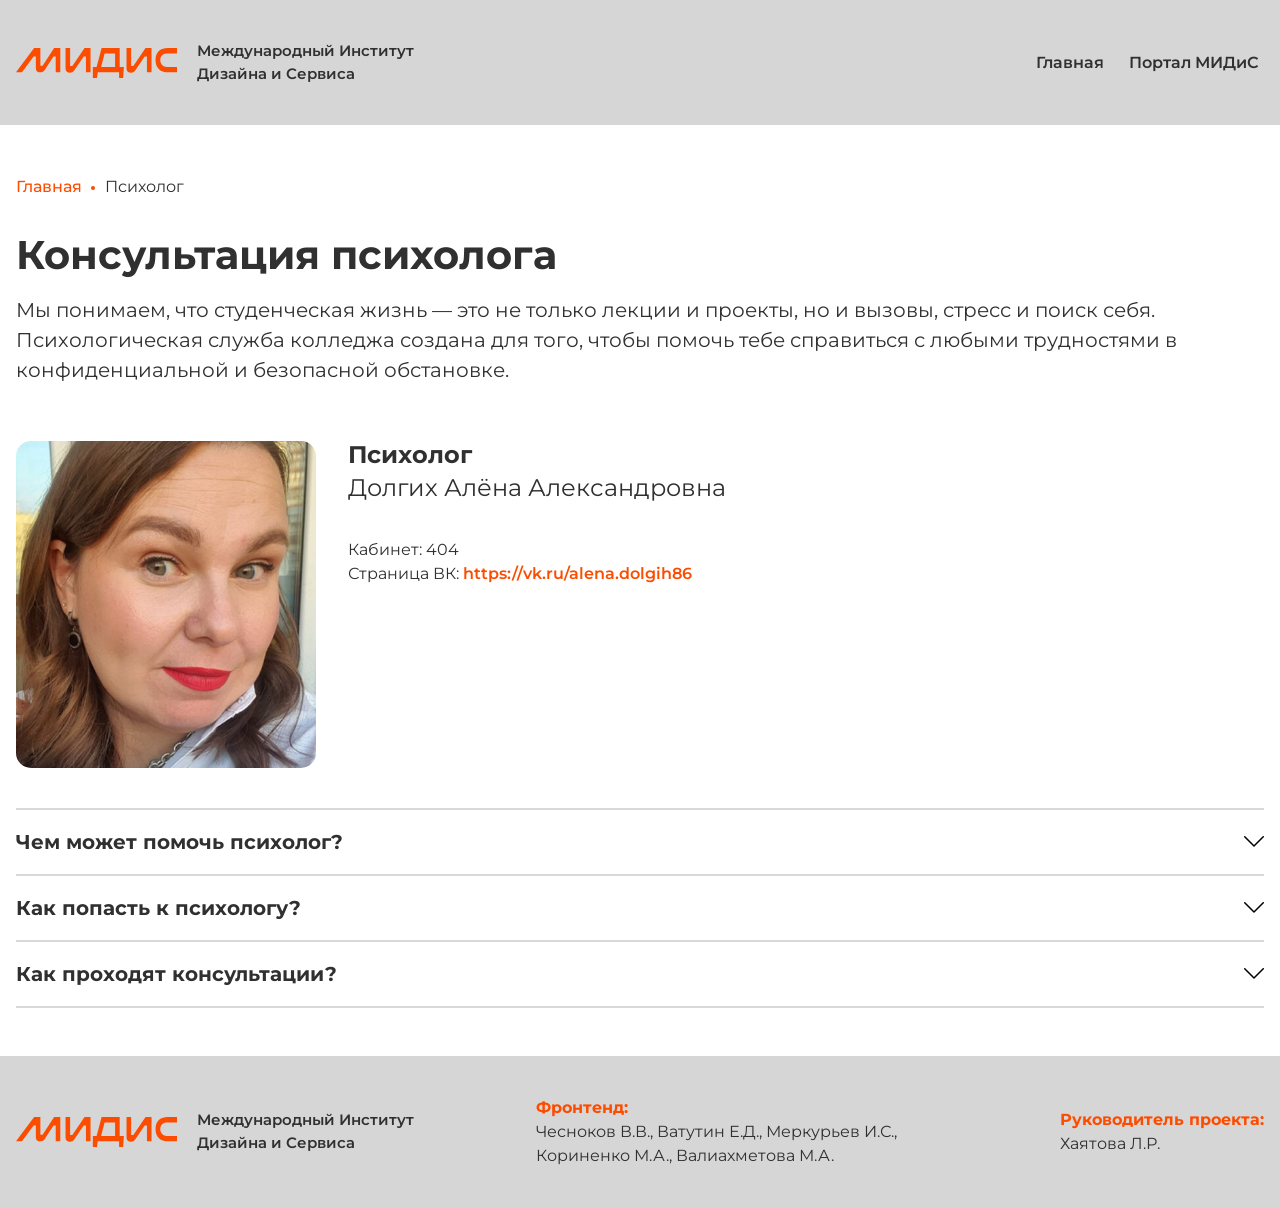
<file: psychology.html>
<!doctype html>
<html lang="ru">
  <head>
    <meta charset="UTF-8" />
    <meta name="viewport" content="width=device-width, initial-scale=1.0" />
    <title>Психологическая поддержка - Гид первокурсника МИДиС</title>
    <meta
      name="description"
      content="Всё, что нужно знать о психологе в МИДиС"
    />
    <meta
      property="og:title"
      content="Психологическая поддержка - Гид первокурсника"
    />
    <meta
      property="og:description"
      content="Всё, что нужно знать о психологе в МИДиС"
    />
    <link rel="stylesheet" href="./css/style.css" />
    <script src="js/observer.js" defer></script>
    <script src="js/index.js" defer></script>
  </head>
  <body>
    <header class="header">
      <div class="container header__container">
        <div class="header__logo-sec">
          <img
            src="assets/images/logo.svg"
            alt="Логотип МИДиС"
            class="header__logo"
          />
          <p class="header__logo-text">
            Международный Институт Дизайна и Сервиса
          </p>
        </div>
        <button class="header__burger">
          <span></span>
          <span></span>
          <span></span>
        </button>
        <ul class="header__list">
          <li class="header__elem">
            <a href="index.html" class="header__link">Главная</a>
          </li>
          <li class="header__elem">
            <a
              href="https://portal.midis.info"
              class="header__link"
              target="_blank"
              >Портал МИДиС</a
            >
          </li>
        </ul>
      </div>
    </header>
    <main class="main-psychology default">
      <div class="breadcrumbs">
        <div class="container">
          <ul class="breadcrumbs__list">
            <li class="breadcrumbs__elem">
              <a href="index.html">Главная</a>
            </li>
            <li class="breadcrumbs__elem">
              <p>Психолог</p>
            </li>
          </ul>
        </div>
      </div>
      <div class="intro">
        <div class="container intro__container">
          <h1 class="intro__title">Консультация психолога</h1>
          <div class="intro__desc">
            <p>
              Мы понимаем, что студенческая жизнь — это не только лекции и
              проекты, но и вызовы, стресс и поиск себя. Психологическая служба
              колледжа создана для того, чтобы помочь тебе справиться с любыми
              трудностями в конфиденциальной и безопасной обстановке.
            </p>
          </div>
        </div>
      </div>
      <section class="info">
        <div class="container info__container">
          <div class="info__elem">
            <div class="info__flex fade__in-left" data-anim>
              <img src="assets/images/psychology.jpg" alt="Психолог фото" />
              <div class="info__teacher">
                <h2 class="info__title info__reset">Психолог</h2>
                <p class="info__name">Долгих Алёна Александровна</p>
                <ul>
                  <li>Кабинет: 404</li>
                  <li>
                    Страница ВК:
                    <a href="https://vk.ru/alena.dolgih86"
                      >https://vk.ru/alena.dolgih86</a
                    >
                  </li>
                </ul>
              </div>
            </div>
          </div>
        </div>
      </section>
      <section class="faq">
        <div class="container faq__container">
          <div class="faq__list">
            <div class="faq__elem">
              <div class="faq__trigger">
                <h3 class="faq__text">Чем может помочь психолог?</h3>
                <img
                  src="assets/images/down.svg"
                  alt="arrow"
                  class="faq__arrow"
                />
              </div>
              <div class="faq__info">
                <p>
                  Личная эффективность: прокрастинация, страх публичных
                  выступлений, отсутствие мотивации. Эмоциональное состояние:
                  тревога перед сессией, выгорание, неуверенность в&nbsp;себе.
                  Отношения: конфликты в группе, проблемы с&nbsp;родителями или
                  друзьями. Адаптация: помощь первокурсникам в&nbsp;привыкании
                  к&nbsp;новому ритму жизни.
                </p>
              </div>
            </div>
            <div class="faq__elem">
              <div class="faq__trigger">
                <h3 class="faq__text">Как попасть к психологу?</h3>
                <img
                  src="assets/images/down.svg"
                  alt="arrow"
                  class="faq__arrow"
                />
              </div>
              <div class="faq__info">
                <p>
                  Чтобы попасть к психологу, нужно договориться о дате и времени
                  встречи, написав в личные сообщения во
                  <a href="https://vk.ru/alena.dolgih86">ВКонтакте</a>.
                </p>
              </div>
            </div>
            <div class="faq__elem">
              <div class="faq__trigger">
                <h3 class="faq__text">Как проходят консультации?</h3>
                <img
                  src="assets/images/down.svg"
                  alt="arrow"
                  class="faq__arrow"
                />
              </div>
              <div class="faq__info">
                <ul>
                  <li>
                    <span>Конфиденциально:</span> твоё обращение останется
                    строго между тобой и специалистом.
                  </li>
                  <li>
                    <span>Бесплатно:</span> услуга полностью бесплатна для всех
                    студентов МИДиС.
                  </li>
                  <li>
                    <span>Профессионально:</span> консультации проводят
                    квалифицированные психологи с опытом работы в молодежной
                    среде.
                  </li>
                </ul>
              </div>
            </div>
          </div>
        </div>
      </section>
    </main>
    <footer class="footer">
      <div class="container footer__container">
        <div class="footer__logo-sec">
          <img
            src="assets/images/logo.svg"
            alt="Логотип МИДиС"
            class="footer__logo"
          />
          <p class="footer__logo-text">
            Международный Институт Дизайна и Сервиса
          </p>
        </div>
        <p class="footer__authors">
          <span>Фронтенд:</span><br />
          Чесноков В.В., Ватутин Е.Д., Меркурьев И.С., Кориненко М.А.,
          Валиахметова М.А.
        </p>
        <p class="footer__teacher">
          <span>Руководитель проекта:</span> <br />
          Хаятова Л.Р.
        </p>
      </div>
    </footer>
  </body>
</html>
</file>
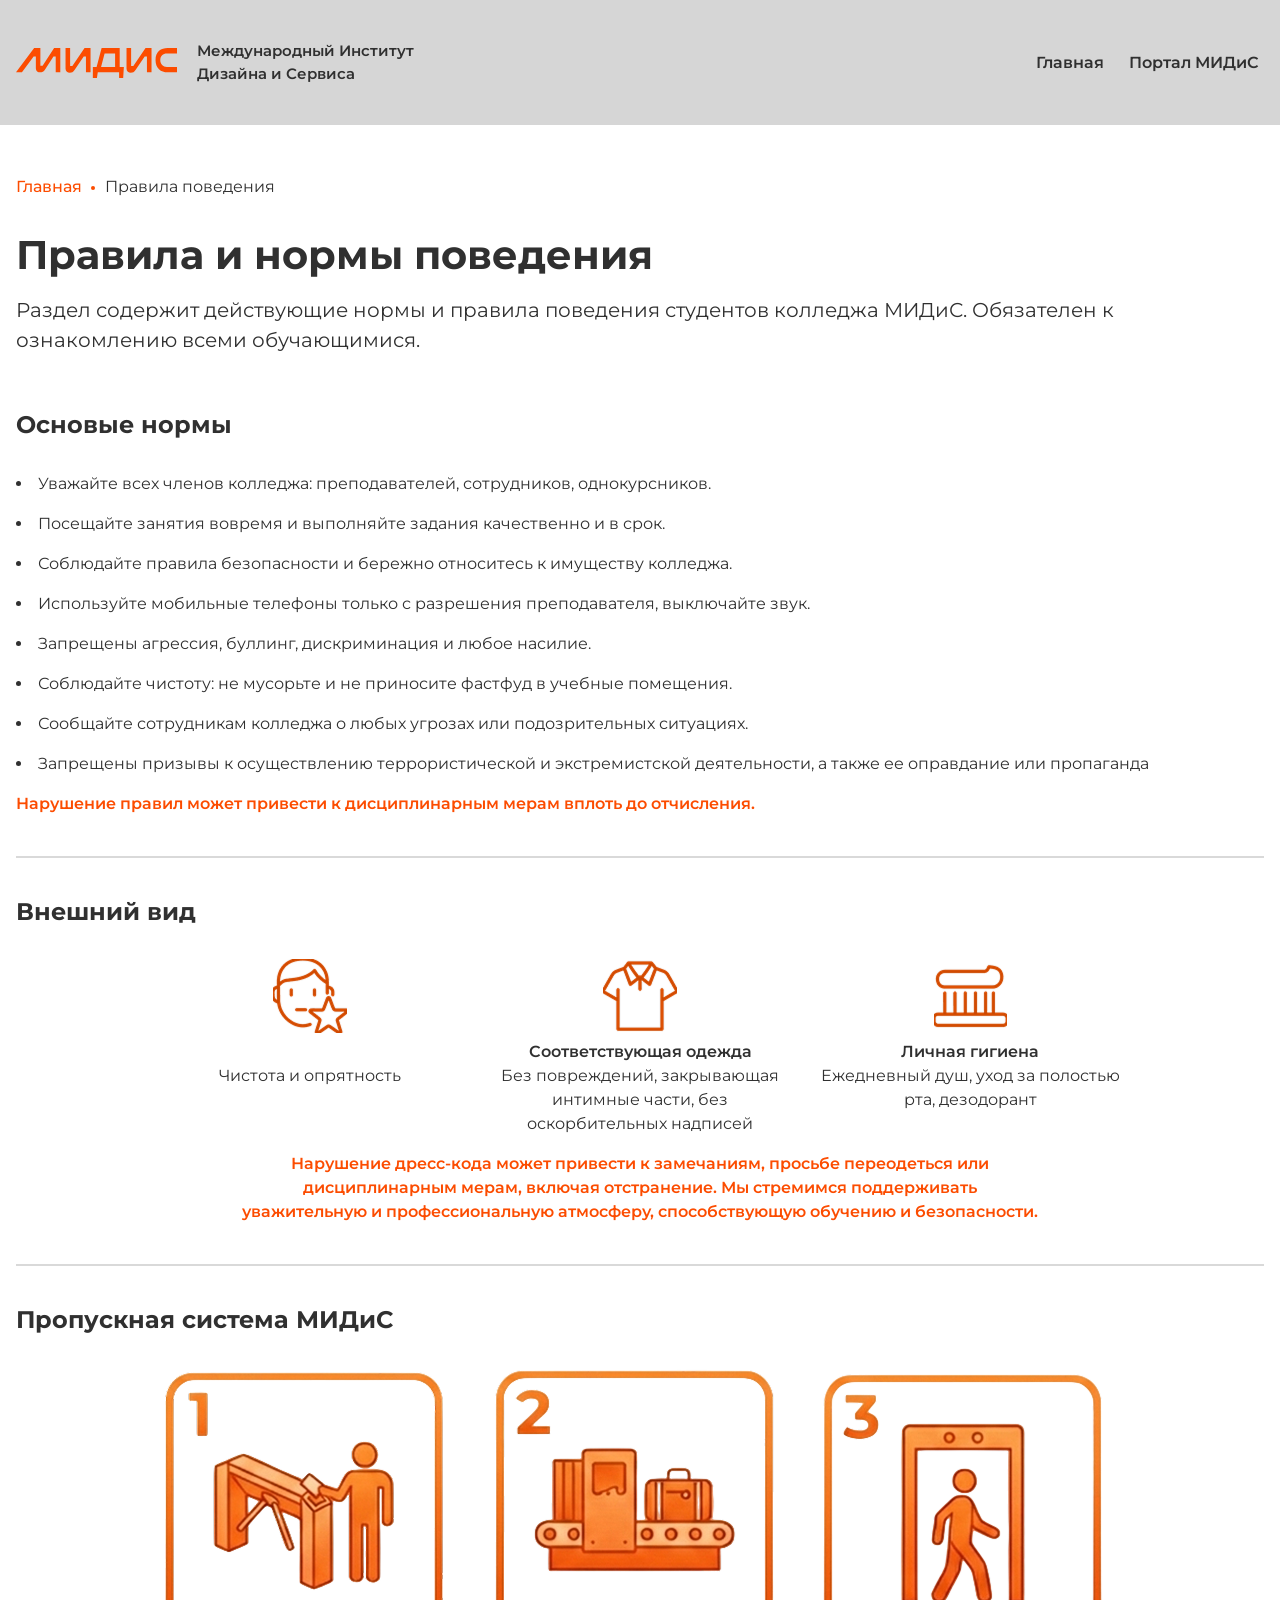
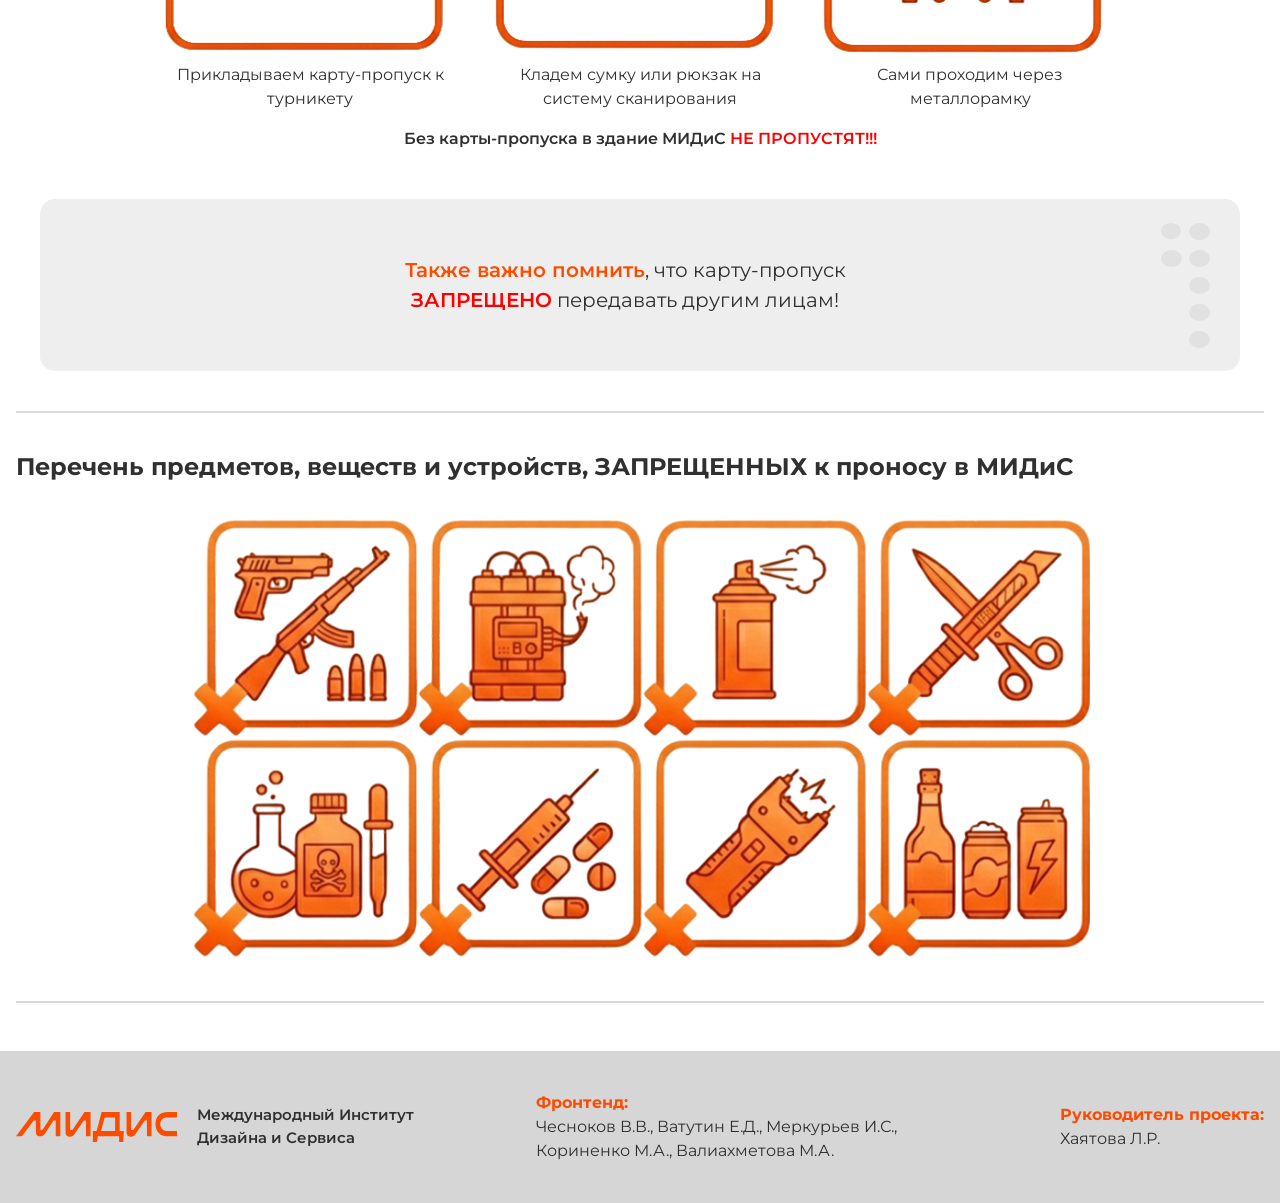
<file: rules.html>
<!doctype html>
<html lang="ru">
  <head>
    <meta charset="UTF-8" />
    <meta name="viewport" content="width=device-width, initial-scale=1.0" />
    <title>Правила поведения - Гид первокурсника МИДиС</title>
    <meta
      name="description"
      content="Важная информация о правилах поведения в МИДиС"
    />
    <meta
      property="og:title"
      content="Правила поведения - Гид первокурсника МИДиС"
    />
    <meta
      property="og:description"
      content="Важная информация о правилах поведения в МИДиС"
    />
    <link rel="stylesheet" href="./css/style.css" />
    <script src="js/observer.js" defer></script>
    <script src="js/index.js" defer></script>
  </head>
  <body>
    <header class="header">
      <div class="container header__container">
        <div class="header__logo-sec">
          <img
            src="assets/images/logo.svg"
            alt="Логотип МИДиС"
            class="header__logo"
          />
          <p class="header__logo-text">
            Международный Институт Дизайна и Сервиса
          </p>
        </div>
        <button class="header__burger">
          <span></span>
          <span></span>
          <span></span>
        </button>
        <ul class="header__list">
          <li class="header__elem">
            <a href="index.html" class="header__link">Главная</a>
          </li>
          <li class="header__elem">
            <a
              href="https://portal.midis.info"
              class="header__link"
              target="_blank"
              >Портал МИДиС</a
            >
          </li>
        </ul>
      </div>
    </header>
    <main class="main default">
      <div class="breadcrumbs">
        <div class="container">
          <ul class="breadcrumbs__list">
            <li class="breadcrumbs__elem">
              <a href="index.html">Главная</a>
            </li>
            <li class="breadcrumbs__elem">
              <p>Правила поведения</p>
            </li>
          </ul>
        </div>
      </div>
      <div class="intro">
        <div class="container intro__container">
          <h1 class="intro__title">Правила и нормы поведения</h1>
          <div class="intro__desc">
            <p>
              Раздел содержит действующие нормы и правила поведения студентов
              колледжа МИДиС. Обязателен к ознакомлению всеми обучающимися.
            </p>
          </div>
        </div>
      </div>
      <section class="info">
        <div class="container info__container">
          <div class="info__elem">
            <h2 class="info__title fade__in-up" data-anim>Основые нормы</h2>
            <ul>
              <li class="info__item">
                Уважайте всех членов колледжа: преподавателей, сотрудников,
                однокурсников.
              </li>
              <li class="info__item">
                Посещайте занятия вовремя и выполняйте задания качественно и в
                срок.
              </li>
              <li class="info__item">
                Соблюдайте правила безопасности и бережно относитесь к имуществу
                колледжа.
              </li>
              <li class="info__item">
                Используйте мобильные телефоны только с разрешения
                преподавателя, выключайте звук.
              </li>
              <li class="info__item">
                Запрещены агрессия, буллинг, дискриминация и любое насилие.
              </li>
              <li class="info__item">
                Соблюдайте чистоту: не мусорьте и не приносите фастфуд в учебные
                помещения.
              </li>
              <li class="info__item">
                Сообщайте сотрудникам колледжа о любых угрозах или
                подозрительных ситуациях.
              </li>
              <li class="info__item">
                Запрещены призывы к осуществлению террористической и
                экстремистской деятельности, а также ее оправдание или
                пропаганда
              </li>
            </ul>
            <p class="info__desc info__desc-important">
              Нарушение правил может привести к дисциплинарным мерам вплоть до
              отчисления.
            </p>
          </div>
          <div class="info__elem">
            <h2 class="info__title fade__in-up" data-anim>Внешний вид</h2>
            <div class="info__rules">
              <div class="info__rule fade__in-scale" data-anim>
                <img src="assets/images/face.png" alt="Лицо" />
                <p class="info__rule-title fade__in-scale">Аккуратность</p>
                <p>Чистота и опрятность</p>
              </div>
              <div class="info__rule fade__in-scale" data-anim>
                <img src="assets/images/clothes.png" alt="Одежда" />
                <p class="info__rule-title">Соответствующая одежда</p>
                <p>
                  Без повреждений, закрывающая интимные части, без
                  оскорбительных надписей
                </p>
              </div>
              <div class="info__rule fade__in-scale" data-anim>
                <img src="assets/images/teeth.png" alt="Гигена" />
                <p class="info__rule-title">Личная гигиена</p>
                <p>Ежедневный душ, уход за полостью рта, дезодорант</p>
              </div>
            </div>
            <p class="info__desc info__desc-orange">
              Нарушение дресс-кода может привести к замечаниям, просьбе
              переодеться или дисциплинарным мерам, включая отстранение. Мы
              стремимся поддерживать уважительную и профессиональную атмосферу,
              способствующую обучению и безопасности.
            </p>
          </div>
          <div class="info__elem">
            <h2 class="info__title fade__in-up" data-anim>
              Пропускная система МИДиС
            </h2>
            <div class="info__steps">
              <div class="info__step fade__in-scale" data-anim>
                <img src="assets/images/step1.png" alt="Шаг 1" />
                <p class="info__step-text">
                  Прикладываем карту-пропуск к турникету
                </p>
              </div>
              <div class="info__step fade__in-scale" data-anim>
                <img src="assets/images/step2.png" alt="Шаг 2" />
                <p class="info__step-text">
                  Кладем сумку или рюкзак на систему сканирования
                </p>
              </div>
              <div class="info__step fade__in-scale" data-anim>
                <img src="assets/images/step3.png" alt="Шаг 3" />
                <p class="info__step-text">Сами проходим через металлорамку</p>
              </div>
            </div>
            <p class="info__desc info__desc-margin">
              Без карты-пропуска в здание МИДиС <span>НЕ ПРОПУСТЯТ!!!</span>
            </p>
            <div class="info__faq">
              <p>
                <b class="orange__text">Также важно помнить</b>, что
                карту-пропуск<br />
                <span>ЗАПРЕЩЕНО</span> передавать другим лицам!
              </p>
              <svg
                width="49"
                height="125"
                viewBox="0 0 49 125"
                fill="none"
                xmlns="http://www.w3.org/2000/svg"
              >
                <ellipse cx="10" cy="8" rx="10" ry="8" fill="#E1E1E1" />
                <ellipse
                  cx="10.5"
                  cy="35.5"
                  rx="10.5"
                  ry="8.5"
                  fill="#E1E1E1"
                />
                <ellipse cx="38.5" cy="8.5" rx="10.5" ry="8.5" fill="#E1E1E1" />
                <ellipse
                  cx="38.5"
                  cy="116.5"
                  rx="10.5"
                  ry="8.5"
                  fill="#E1E1E1"
                />
                <ellipse
                  cx="38.5"
                  cy="35.5"
                  rx="10.5"
                  ry="8.5"
                  fill="#E1E1E1"
                />
                <ellipse
                  cx="38.5"
                  cy="62.5"
                  rx="10.5"
                  ry="8.5"
                  fill="#E1E1E1"
                />
                <ellipse
                  cx="38.5"
                  cy="89.5"
                  rx="10.5"
                  ry="8.5"
                  fill="#E1E1E1"
                />
              </svg>
            </div>
          </div>
          <div class="info__elem">
            <h2 class="info__title fade__in-up" data-anim>
              Перечень предметов, веществ и устройств, ЗАПРЕЩЕННЫХ к проносу в
              МИДиС
            </h2>
            <img
              class="info__img"
              src="assets/images/forbidden.png"
              alt="Запрещенные предметы"
            />
          </div>
        </div>
      </section>
    </main>
    <footer class="footer">
      <div class="container footer__container">
        <div class="footer__logo-sec">
          <img
            src="assets/images/logo.svg"
            alt="Логотип МИДиС"
            class="footer__logo"
          />
          <p class="footer__logo-text">
            Международный Институт Дизайна и Сервиса
          </p>
        </div>
        <p class="footer__authors">
          <span>Фронтенд:</span><br />
          Чесноков В.В., Ватутин Е.Д., Меркурьев И.С., Кориненко М.А.,
          Валиахметова М.А.
        </p>
        <p class="footer__teacher">
          <span>Руководитель проекта:</span> <br />
          Хаятова Л.Р.
        </p>
      </div>
    </footer>
  </body>
</html>
</file>
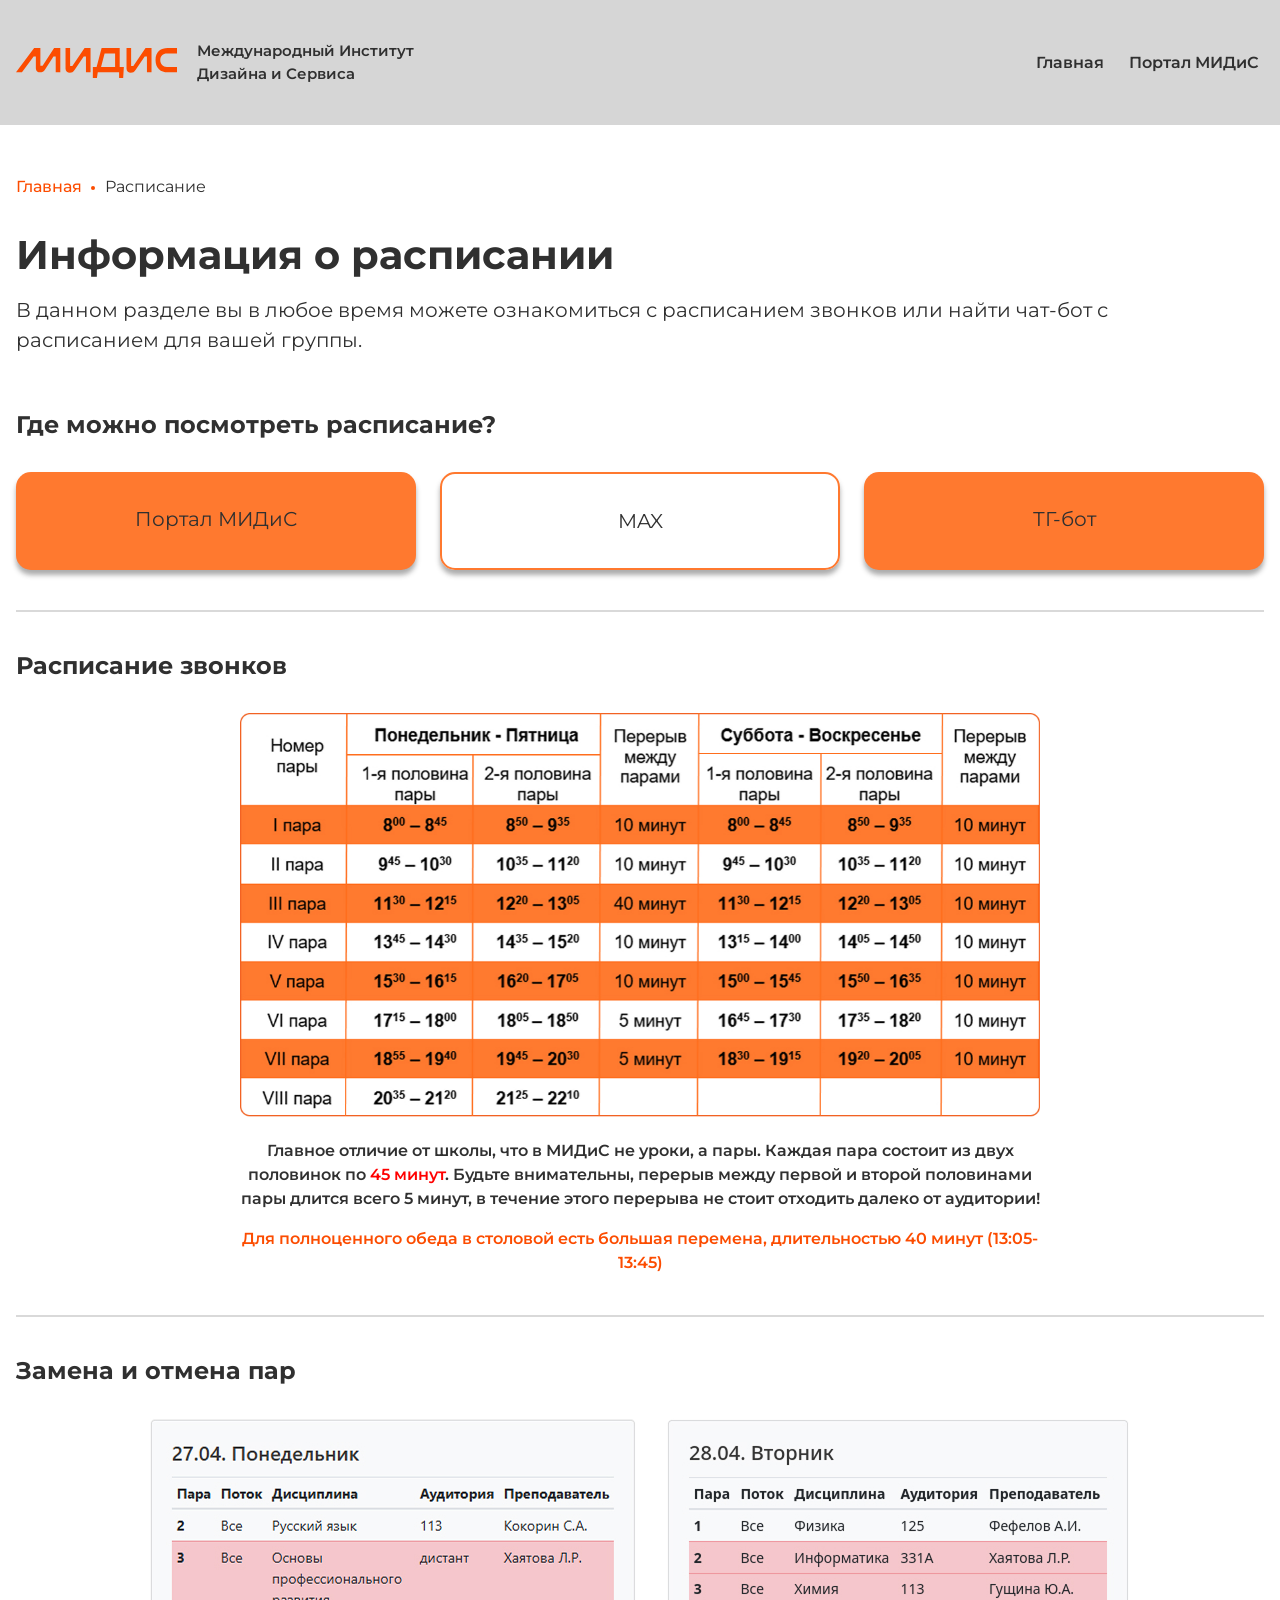
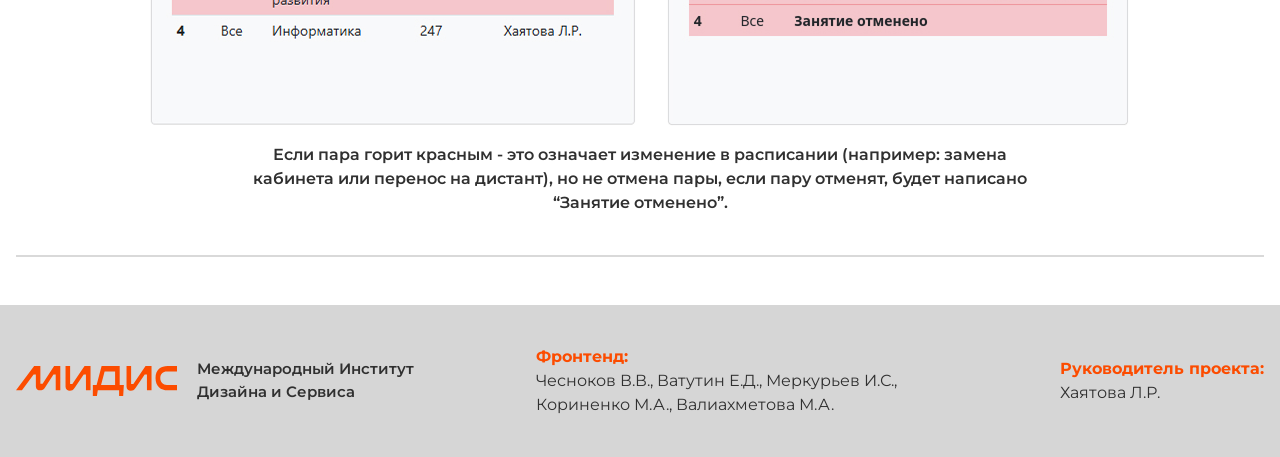
<file: schedule.html>
<!doctype html>
<html lang="ru">
  <head>
    <meta charset="UTF-8" />
    <meta name="viewport" content="width=device-width, initial-scale=1.0" />
    <title>Расписание - Гид первокурсника МИДиС</title>
    <meta
      name="description"
      content="Узнайте всё о расписании в МИДиС: время звонков, а также ссылки на полезных ботов для отслеживания пар"
    />
    <meta property="og:title" content="Расписание - Гид первокурсника МИДиС" />
    <meta
      property="og:description"
      content="Узнайте всё о расписании в МИДиС: время звонков, а также ссылки на полезных ботов для отслеживания пар"
    />
    <link rel="stylesheet" href="./css/style.css" />
    <script src="js/observer.js" defer></script>
    <script src="js/index.js" defer></script>
  </head>
  <body>
    <header class="header">
      <div class="container header__container">
        <div class="header__logo-sec">
          <img
            src="assets/images/logo.svg"
            alt="Логотип МИДиС"
            class="header__logo"
          />
          <p class="header__logo-text">
            Международный Институт Дизайна и Сервиса
          </p>
        </div>
        <button class="header__burger">
          <span></span>
          <span></span>
          <span></span>
        </button>
        <ul class="header__list">
          <li class="header__elem">
            <a href="index.html" class="header__link">Главная</a>
          </li>
          <li class="header__elem">
            <a
              href="https://portal.midis.info"
              class="header__link"
              target="_blank"
              >Портал МИДиС</a
            >
          </li>
        </ul>
      </div>
    </header>
    <main class="main default">
      <div class="breadcrumbs">
        <div class="container">
          <ul class="breadcrumbs__list">
            <li class="breadcrumbs__elem">
              <a href="index.html">Главная</a>
            </li>
            <li class="breadcrumbs__elem">
              <p>Расписание</p>
            </li>
          </ul>
        </div>
      </div>
      <section class="intro">
        <div class="container intro__container">
          <h1 class="intro__title">Информация о расписании</h1>
          <div class="intro__desc">
            <p>
              В данном разделе вы в любое время можете ознакомиться с
              расписанием звонков или найти чат-бот с расписанием для вашей
              группы.
            </p>
          </div>
        </div>
      </section>
      <section class="info">
        <div class="container info__container">
          <div class="info__elem">
            <h2 class="info__title fade__in-up" data-anim>
              Где можно посмотреть расписание?
            </h2>
            <div class="schedule__btns">
              <a
                href="https://portal.midis.info"
                class="schedule__btn orange__btn fade__in-scale"
                data-anim
                target="_blank"
                >Портал МИДиС</a
              >
              <a
                href="https://max.ru/schedule_midis_bot"
                class="schedule__btn orange__border fade__in-scale"
                data-anim
                target="_blank"
                >MAX</a
              >
              <a
                href="https://t.me/midis_bot?profile"
                class="schedule__btn orange__btn fade__in-scale"
                data-anim
                target="_blank"
                >ТГ-бот</a
              >
            </div>
          </div>
          <div class="info__elem">
            <h2 class="info__title fade__in-up" data-anim>
              Расписание звонков
            </h2>
            <img
              src="assets/images/schedule.jpg"
              alt="Расписание с временем"
              class="schedule__time-img fade__in-left"
              data-anim
            />
            <div class="info__desc">
              <p class="schedule__time fade__in-left" data-anim>
                Главное отличие от школы, что в МИДиС не уроки, а пары. Каждая
                пара состоит из двух половинок по <span>45 минут</span>. Будьте
                внимательны, перерыв между первой и второй половинами пары
                длится всего 5 минут, в течение этого перерыва не стоит отходить
                далеко от аудитории!
              </p>
              <p class="schedule__important fade__in-left" data-anim>
                Для полноценного обеда в столовой есть большая перемена,
                длительностью 40 минут (13:05-13:45)
              </p>
            </div>
          </div>
          <div class="info__elem">
            <h2 class="info__title fade__in-up" data-anim>
              Замена и отмена пар
            </h2>
            <div class="schedule__flex">
              <img
                src="assets/images/cancel1.jpg"
                alt="change schedule"
                class="fade__in-left"
                data-anim
              />
              <img
                src="assets/images/cancel2.jpg"
                alt="cancel schedule"
                class="fade__in-left"
                data-anim
              />
            </div>
            <p class="info__desc fade__in-left" data-anim>
              Если пара горит красным - это означает изменение в расписании
              (например: замена кабинета или перенос на дистант), но не отмена
              пары, если пару отменят, будет написано “Занятие отменено”.
            </p>
          </div>
        </div>
      </section>
    </main>
    <footer class="footer">
      <div class="container footer__container">
        <div class="footer__logo-sec">
          <img
            src="assets/images/logo.svg"
            alt="Логотип МИДиС"
            class="footer__logo"
          />
          <p class="footer__logo-text">
            Международный Институт Дизайна и Сервиса
          </p>
        </div>
        <p class="footer__authors">
          <span>Фронтенд:</span><br />
          Чесноков В.В., Ватутин Е.Д., Меркурьев И.С., Кориненко М.А.,
          Валиахметова М.А.
        </p>
        <p class="footer__teacher">
          <span>Руководитель проекта:</span> <br />
          Хаятова Л.Р.
        </p>
      </div>
    </footer>
  </body>
</html>
</file>
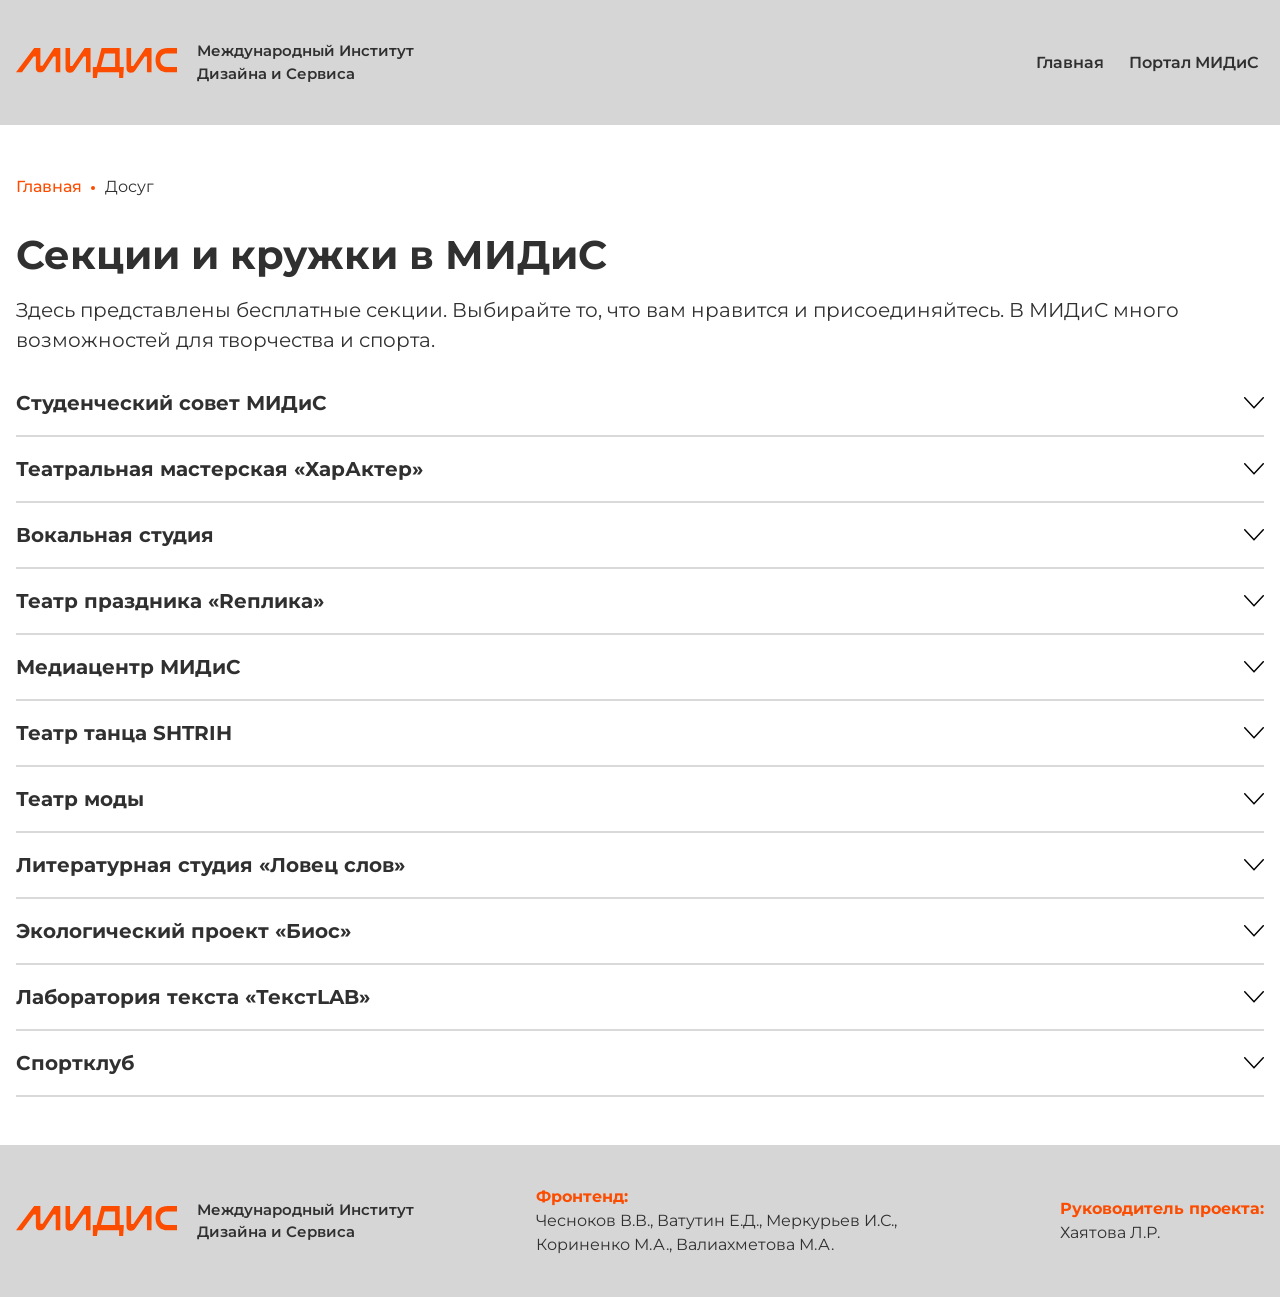
<file: sections.html>
<!doctype html>
<html lang="ru">
  <head>
    <meta charset="UTF-8" />
    <meta name="viewport" content="width=device-width, initial-scale=1.0" />
    <title>Досуг - Гид первокурсника МИДиС</title>
    <meta
      name="description"
      content="Различные секции в МИДиС и ссылки на них"
    />
    <meta property="og:title" content="Досуг - Гид первокурсника МИДиС" />
    <meta
      property="og:description"
      content="Различные секции в МИДиС и ссылки на них"
    />
    <link rel="stylesheet" href="./css/style.css" />
    <script src="js/index.js" defer></script>
  </head>
  <body>
    <header class="header">
      <div class="container header__container">
        <div class="header__logo-sec">
          <img
            src="assets/images/logo.svg"
            alt="Логотип МИДиС"
            class="header__logo"
          />
          <p class="header__logo-text">
            Международный Институт Дизайна и Сервиса
          </p>
        </div>
        <button class="header__burger">
          <span></span>
          <span></span>
          <span></span>
        </button>
        <ul class="header__list">
          <li class="header__elem">
            <a href="index.html" class="header__link">Главная</a>
          </li>
          <li class="header__elem">
            <a
              href="https://portal.midis.info"
              class="header__link"
              target="_blank"
              >Портал МИДиС</a
            >
          </li>
        </ul>
      </div>
    </header>
    <main class="main default">
      <div class="breadcrumbs">
        <div class="container">
          <ul class="breadcrumbs__list">
            <li class="breadcrumbs__elem">
              <a href="index.html">Главная</a>
            </li>
            <li class="breadcrumbs__elem">
              <p>Досуг</p>
            </li>
          </ul>
        </div>
      </div>
      <div class="intro">
        <div class="container intro__container">
          <h1 class="intro__title">Секции и кружки в МИДиС</h1>
          <div class="intro__desc">
            <p>
              Здесь представлены бесплатные секции. Выбирайте то, что вам
              нравится и присоединяйтесь. В МИДиС много возможностей для
              творчества и спорта.
            </p>
          </div>
        </div>
      </div>
      <section class="faq">
        <div class="container faq__container">
          <div class="faq__list">
            <div class="faq__elem">
              <div class="faq__trigger">
                <h3 class="faq__text">Студенческий совет МИДиС</h3>
                <img
                  src="assets/images/down.svg"
                  alt="arrow"
                  class="faq__arrow"
                />
              </div>
              <div class="faq__info">
                <a href="https://vk.ru/hello_midis"
                  >https://vk.com/hello_midis</a
                >
              </div>
            </div>
            <div class="faq__elem">
              <div class="faq__trigger">
                <h3 class="faq__text">
                  Театральная мастерская &laquo;ХарАктер&raquo;
                </h3>
                <img
                  src="assets/images/down.svg"
                  alt="arrow"
                  class="faq__arrow"
                />
              </div>
              <div class="faq__info">
                <a href="https://vk.com/the_teatralka"
                  >https://vk.com/the_teatralka</a
                >
              </div>
            </div>
            <div class="faq__elem">
              <div class="faq__trigger">
                <h3 class="faq__text">Вокальная студия</h3>
                <img
                  src="assets/images/down.svg"
                  alt="arrow"
                  class="faq__arrow"
                />
              </div>
              <div class="faq__info">
                <a href="https://vk.com/club156911495"
                  >https://vk.com/club156911495</a
                >
              </div>
            </div>
            <div class="faq__elem">
              <div class="faq__trigger">
                <h3 class="faq__text">Театр праздника &laquo;Rеплика&raquo;</h3>
                <img
                  src="assets/images/down.svg"
                  alt="arrow"
                  class="faq__arrow"
                />
              </div>
              <div class="faq__info">
                <a href="https://vk.com/vedomye">https://vk.com/vedomye</a>
              </div>
            </div>
            <div class="faq__elem">
              <div class="faq__trigger">
                <h3 class="faq__text">Медиацентр МИДиС</h3>
                <img
                  src="assets/images/down.svg"
                  alt="arrow"
                  class="faq__arrow"
                />
              </div>
              <div class="faq__info">
                <a href="https://vk.com/studentmediaspace"
                  >https://vk.com/studentmediaspace</a
                >
              </div>
            </div>
            <div class="faq__elem">
              <div class="faq__trigger">
                <h3 class="faq__text">Театр танца SHTRIH</h3>
                <img
                  src="assets/images/down.svg"
                  alt="arrow"
                  class="faq__arrow"
                />
              </div>
              <div class="faq__info">
                <a href="https://vk.com/shtrihwithlove"
                  >https://vk.com/shtrihwithlove</a
                >
              </div>
            </div>
            <div class="faq__elem">
              <div class="faq__trigger">
                <h3 class="faq__text">Театр моды</h3>
                <img
                  src="assets/images/down.svg"
                  alt="arrow"
                  class="faq__arrow"
                />
              </div>
              <div class="faq__info">
                <a href="https://vk.com/modelimidis"
                  >https://vk.com/modelimidis</a
                >
              </div>
            </div>
            <div class="faq__elem">
              <div class="faq__trigger">
                <h3 class="faq__text">
                  Литературная студия &laquo;Ловец слов&raquo;
                </h3>
                <img
                  src="assets/images/down.svg"
                  alt="arrow"
                  class="faq__arrow"
                />
              </div>
              <div class="faq__info">
                <a href="https://vk.com/lovezslov">https://vk.com/lovezslov</a>
              </div>
            </div>
            <div class="faq__elem">
              <div class="faq__trigger">
                <h3 class="faq__text">
                  Экологический проект &laquo;Биос&raquo;
                </h3>
                <img
                  src="assets/images/down.svg"
                  alt="arrow"
                  class="faq__arrow"
                />
              </div>
              <div class="faq__info">
                <a href="https://vk.com/ecoproject_bios"
                  >https://vk.com/ecoproject_bios</a
                >
              </div>
            </div>
            <div class="faq__elem">
              <div class="faq__trigger">
                <h3 class="faq__text">
                  Лаборатория текста &laquo;ТекстLAB&raquo;
                </h3>
                <img
                  src="assets/images/down.svg"
                  alt="arrow"
                  class="faq__arrow"
                />
              </div>
              <div class="faq__info">
                <a href="https://t.me/textlabm">https://t.me/textlabm</a>
              </div>
            </div>
            <div class="faq__elem">
              <div class="faq__trigger">
                <h3 class="faq__text">Спортклуб</h3>
                <img
                  src="assets/images/down.svg"
                  alt="arrow"
                  class="faq__arrow"
                />
              </div>
              <div class="faq__info">
                <a href="https://vk.com/sportmidis"
                  >https://vk.com/sportmidis</a
                >
              </div>
            </div>
          </div>
        </div>
      </section>
    </main>
    <footer class="footer">
      <div class="container footer__container">
        <div class="footer__logo-sec">
          <img
            src="assets/images/logo.svg"
            alt="Логотип МИДиС"
            class="footer__logo"
          />
          <p class="footer__logo-text">
            Международный Институт Дизайна и Сервиса
          </p>
        </div>
        <p class="footer__authors">
          <span>Фронтенд:</span><br />
          Чесноков В.В., Ватутин Е.Д., Меркурьев И.С., Кориненко М.А.,
          Валиахметова М.А.
        </p>
        <p class="footer__teacher">
          <span>Руководитель проекта:</span> <br />
          Хаятова Л.Р.
        </p>
      </div>
    </footer>
  </body>
</html>
</file>
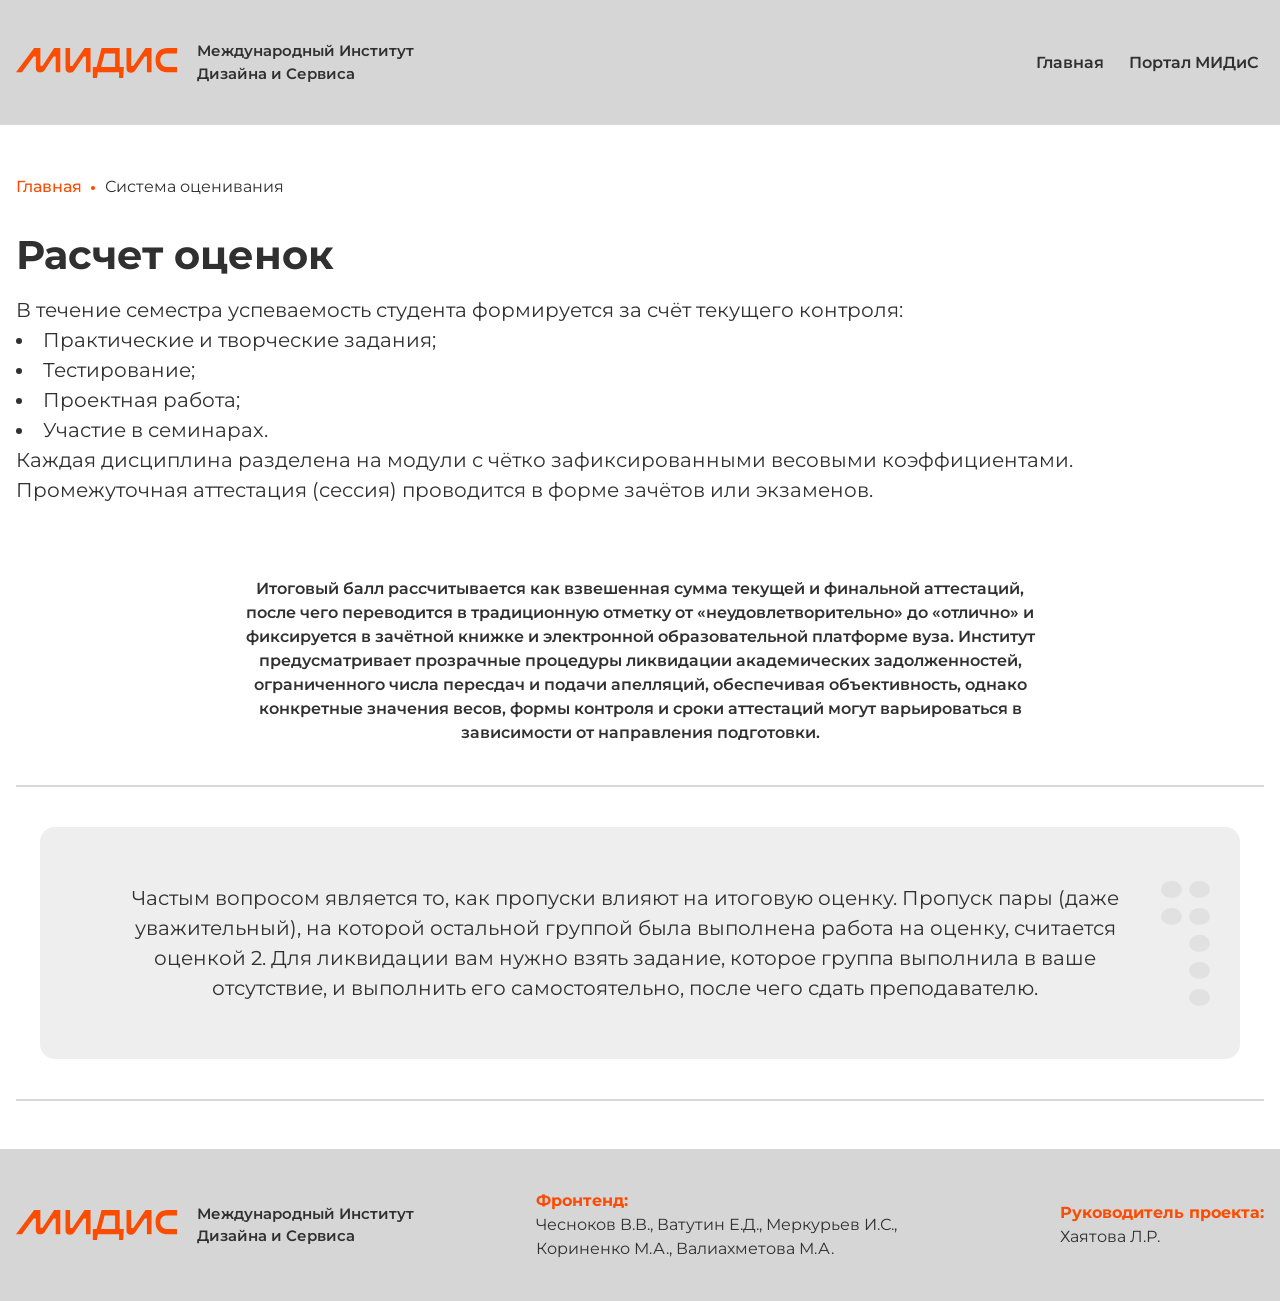
<file: system.html>
<!doctype html>
<html lang="ru">
  <head>
    <meta charset="UTF-8" />
    <meta name="viewport" content="width=device-width, initial-scale=1.0" />
    <title>Система оценивания - Гид первокурсника МИДиС</title>
    <link rel="stylesheet" href="./css/style.css" />
    <script src="js/index.js" defer></script>
    <meta
      name="description"
      content="Здесь вы найдете информацию о том как оцениваются знания в МИДиС"
    />
    <meta
      property="og:title"
      content="Система оценивания - Гид первокурсника МИДиС"
    />
    <meta
      property="og:description"
      content="Здесь вы найдете информацию о том как оцениваются знания в МИДиС"
    />
  </head>
  <body>
    <header class="header">
      <div class="container header__container">
        <div class="header__logo-sec">
          <img
            src="assets/images/logo.svg"
            alt="Логотип МИДиС"
            class="header__logo"
          />
          <p class="header__logo-text">
            Международный Институт Дизайна и Сервиса
          </p>
        </div>
        <button class="header__burger">
          <span></span>
          <span></span>
          <span></span>
        </button>
        <ul class="header__list">
          <li class="header__elem">
            <a href="index.html" class="header__link">Главная</a>
          </li>
          <li class="header__elem">
            <a
              href="https://portal.midis.info"
              class="header__link"
              target="_blank"
              >Портал МИДиС</a
            >
          </li>
        </ul>
      </div>
    </header>
    <main class="main default">
      <div class="breadcrumbs">
        <div class="container">
          <ul class="breadcrumbs__list">
            <li class="breadcrumbs__elem">
              <a href="index.html">Главная</a>
            </li>
            <li class="breadcrumbs__elem">
              <p>Система оценивания</p>
            </li>
          </ul>
        </div>
      </div>
      <section class="intro">
        <div class="container intro__container">
          <h1 class="intro__title">Расчет оценок</h1>
          <div class="intro__desc">
            <p>
              В течение семестра успеваемость студента формируется за счёт
              текущего контроля:
            </p>
            <ul>
              <li class="intro__elem">Практические и творческие задания;</li>
              <li class="intro__elem">Тестирование;</li>
              <li class="intro__elem">Проектная работа;</li>
              <li class="intro__elem">Участие в семинарах.</li>
            </ul>
            <p>
              Каждая дисциплина разделена на модули с чётко зафиксированными
              весовыми коэффициентами.
            </p>
            <p>
              Промежуточная аттестация (сессия) проводится в форме зачётов или
              экзаменов.
            </p>
          </div>
        </div>
      </section>
      <section class="info">
        <div class="container info__container">
          <div class="info__elem">
            <p class="info__desc">
              Итоговый балл рассчитывается как взвешенная сумма текущей и
              финальной аттестаций, после чего переводится в традиционную
              отметку от «неудовлетворительно» до «отлично» и фиксируется в
              зачётной книжке и электронной образовательной платформе вуза.
              Институт предусматривает прозрачные процедуры ликвидации
              академических задолженностей, ограниченного числа пересдач и
              подачи апелляций, обеспечивая объективность, однако конкретные
              значения весов, формы контроля и сроки аттестаций могут
              варьироваться в зависимости от направления подготовки.
            </p>
          </div>
          <div class="info__elem">
            <div class="info__faq">
              <p>
                Частым вопросом является то, как пропуски влияют на итоговую
                оценку. Пропуск пары (даже уважительный), на которой остальной
                группой была выполнена работа на оценку, считается оценкой 2.
                Для ликвидации вам нужно взять задание, которое группа выполнила
                в ваше отсутствие, и выполнить его самостоятельно, после чего
                сдать преподавателю.
              </p>
              <svg
                width="49"
                height="125"
                viewBox="0 0 49 125"
                fill="none"
                xmlns="http://www.w3.org/2000/svg"
              >
                <ellipse cx="10.5" cy="8.5" rx="10.5" ry="8.5" fill="#E1E1E1" />
                <ellipse
                  cx="10.5"
                  cy="35.5"
                  rx="10.5"
                  ry="8.5"
                  fill="#E1E1E1"
                />
                <ellipse cx="38.5" cy="8.5" rx="10.5" ry="8.5" fill="#E1E1E1" />
                <ellipse
                  cx="38.5"
                  cy="116.5"
                  rx="10.5"
                  ry="8.5"
                  fill="#E1E1E1"
                />
                <ellipse
                  cx="38.5"
                  cy="35.5"
                  rx="10.5"
                  ry="8.5"
                  fill="#E1E1E1"
                />
                <ellipse
                  cx="38.5"
                  cy="62.5"
                  rx="10.5"
                  ry="8.5"
                  fill="#E1E1E1"
                />
                <ellipse
                  cx="38.5"
                  cy="89.5"
                  rx="10.5"
                  ry="8.5"
                  fill="#E1E1E1"
                />
              </svg>
            </div>
          </div>
        </div>
      </section>
    </main>
    <footer class="footer">
      <div class="container footer__container">
        <div class="footer__logo-sec">
          <img
            src="assets/images/logo.svg"
            alt="Логотип МИДиС"
            class="footer__logo"
          />
          <p class="footer__logo-text">
            Международный Институт Дизайна и Сервиса
          </p>
        </div>
        <p class="footer__authors">
          <span>Фронтенд:</span><br />
          Чесноков В.В., Ватутин Е.Д., Меркурьев И.С., Кориненко М.А.,
          Валиахметова М.А.
        </p>
        <p class="footer__teacher">
          <span>Руководитель проекта:</span> <br />
          Хаятова Л.Р.
        </p>
      </div>
    </footer>
  </body>
</html>
</file>
<file: css/style.css>
/* ========== ROOT ========== */

:root {
  --main-line-height: 1.5;
  --h-line-height: 1.2;
  --text-black: #303030;
  --text-white: #fffafa;

  --bg-header: rgba(204, 204, 204, 0.8);
  --bg-orange: #fc4c00;
  --bg-orange-hover: #e04300;
  --bg-brown: #ca470e;
  --bg-brown-hover: #e65213;
  --bg-text-orange: #fd9040;
  --bg-orange-schedule: #ff792f;
  --bg-gray: #d9d9d9;

  --fz-main: 1rem;
  --fz-subtitle: 1.25rem;
  --fz-h1: 2.5rem;
  --fz-h2: 1.5rem;
  --fz-h3: 1.25rem;
  --fz-card: 1.15rem;

  --ff-main: "Montserrat", sans-serif;
  --ff-other: "Tektur", sans-serif;

  --fw-regular: 400; /* Regular */
  --fw-medium: 500; /* Medium */
  --fw-semibold: 600; /* Semi-bold */
  --fw-bold: 700; /* Bold */

  --padding-default: 1.5rem;
  --padding-schedule: 2rem;
  --padding-mini-card: 3.5rem;
  --margin-small: 1rem;
  --margin-normal: 2rem;
  --margin-standard: 3rem;
}

/* ========== BASE ========== */

*,
*::before,
*::after {
  box-sizing: border-box;
  margin: 0;
  padding: 0;
}

html,
body {
  height: 100%;
}

body {
  display: flex;
  flex-direction: column;
  font-size: var(--fz-main);
  font-family: var(--ff-main);
  line-height: var(--main-line-height);
  color: var(--text-black);
}

main {
  flex-grow: 1;
}

a {
  text-decoration: none;
}

ul,
ol {
  list-style: none;
}

h1 {
  font-size: var(--fz-h1);
}

h2 {
  font-size: var(--fz-h2);
}

h3 {
  font-size: var(--fz-h3);
}

h1,
h2,
h3,
h4 {
  line-height: var(--h-line-height);
}

.default {
  padding-top: 125px;
}

/* ========== FONTS ========== */

@font-face {
  font-display: swap;
  font-family: "Montserrat";
  font-style: normal;
  font-weight: 400;
  src: url("../assets/fonts/montserrat-v31-cyrillic_latin-regular.woff2")
    format("woff2");
}

@font-face {
  font-display: swap;
  font-family: "Montserrat";
  font-style: normal;
  font-weight: 500;
  src: url("../assets/fonts/montserrat-v31-cyrillic_latin-500.woff2")
    format("woff2");
}

@font-face {
  font-display: swap;
  font-family: "Montserrat";
  font-style: normal;
  font-weight: 600;
  src: url("../assets/fonts/montserrat-v31-cyrillic_latin-600.woff2")
    format("woff2");
}

@font-face {
  font-display: swap;
  font-family: "Montserrat";
  font-style: normal;
  font-weight: 700;
  src: url("../assets/fonts/montserrat-v31-cyrillic_latin-700.woff2")
    format("woff2");
}

@font-face {
  font-display: swap;
  font-family: "Tektur";
  font-style: normal;
  font-weight: 400;
  src: url("../assets/fonts/tektur-v6-cyrillic_latin-regular.woff2")
    format("woff2");
}

@font-face {
  font-display: swap;
  font-family: "Tektur";
  font-style: normal;
  font-weight: 600;
  src: url("../assets/fonts/tektur-v6-cyrillic_latin-600.woff2") format("woff2");
}

.container {
  max-width: calc((1440px) + (1rem) * 2);
  margin-inline: auto;
  padding-inline: 1rem;
}

.header__container {
  display: flex;
  flex-wrap: wrap;
  align-items: center;
  justify-content: space-between;
}

.header {
  background: var(--bg-header);
  padding-block: 2.5rem;
  position: fixed;
  width: 100%;
  z-index: 52;
}

.header__burger {
  display: none;
}

.orange {
  background: var(--bg-orange);
}

.brown {
  background: var(--bg-brown);
}

.header__logo,
.footer__logo {
  height: 30px;
  width: auto;
}

.header__logo-sec {
  display: flex;
  align-items: center;
  max-width: 415px;
  gap: 1.25rem;
}

.header__logo-text {
  font-weight: var(--fw-semibold);
  font-size: 15px;
}

.header__list {
  display: flex;
  gap: 15px;
  font-weight: var(--fw-semibold);
}

.header__link {
  color: var(--text-black);
  position: relative;
  padding: 5px;
  opacity: 100%;
  transition: opacity 0.3s ease-out;
}

.header__link::after {
  position: absolute;
  content: "";
  left: 0;
  bottom: 0;
  width: 0;
  height: 2px;
  background: rgba(252, 76, 0, 0.8);
  transition: width 0.3s ease-out;
}

.header__link:hover {
  opacity: 90%;
}

.header__link:hover::after {
  width: 100%;
}

.hero {
  position: relative;
  min-height: 100vh;
  width: 100%;
  display: flex;
  border-bottom: 2px solid var(--bg-gray);
}

.hero__container {
  position: relative;
  display: flex;
  flex-wrap: wrap;
  justify-content: space-around;
  align-items: center;
  width: 100%;
}

.hero__container::before {
  position: absolute;
  content: "";
  top: 0;
  left: 0;
  width: 250px;
  height: 200px;
  z-index: -1;
  background: url("../assets/images/blot3.svg") no-repeat;
}

.hero__container::after {
  position: absolute;
  content: "";
  top: 0;
  right: 0;
  width: 250px;
  height: 200px;
  z-index: -1;
  background: url("../assets/images/blot3.svg") no-repeat;
}

.hero__info {
  width: 100%;
  max-width: 700px;
  background: rgba(228, 228, 228, 0.8);
  padding: var(--padding-default);
  border-radius: 20px;
  font-family: var(--ff-other);
}

.hero::before {
  position: absolute;
  content: "";
  bottom: 0;
  left: 0;
  width: 200px;
  height: 150px;
  z-index: -1;
  background: url("../assets/images/blot1.svg") no-repeat;
}

.hero::after {
  position: absolute;
  content: "";
  bottom: 0;
  right: 0;
  width: 300px;
  height: 350px;
  z-index: -1;
  background: url("../assets/images/blot2.svg") no-repeat;
}

.hero__title {
  margin-bottom: var(--margin-small);
  text-transform: uppercase;
}

.hero__subtitle {
  font-size: var(--fz-h2);
}

.hero__mascot {
  position: relative;
}

.hero__mascot::before {
  position: absolute;
  content: "";
  width: 350px;
  height: 120px;
  background: var(--bg-gray);
  border-radius: 50%;
  right: 20px;
  bottom: 50px;
  z-index: -1;
}

.hero__mascot::after {
  position: absolute;
  content: "";
  top: 50%;
  left: 50%;
  transform: translate(calc(-50% - 250px), -50%);
  width: 180px;
  height: 180px;
  z-index: -1;
  background: url("../assets/images/blot4.svg") no-repeat;
}

.hero__dots1 {
  position: absolute;
  bottom: 0;
  right: 50%;
  transform: translateY(-50%);
  z-index: -2;
}

.hero__dots2 {
  position: absolute;
  top: 200px;
  left: 0;
  z-index: -2;
}

.hero__dots3 {
  position: absolute;
  top: 30px;
  right: 50%;
  transform: translateY(-50%);
  z-index: -2;
}

.hero__dots4 {
  position: absolute;
  top: 200px;
  right: 50px;
  z-index: -2;
}

.start__title {
  margin-block: var(--margin-standard);
  display: flex;
  justify-content: center;
}

.start__list {
  display: flex;
  justify-content: space-between;
  align-items: center;
  flex-wrap: wrap;
  gap: 20px;
}

.start__card {
  display: flex;
  justify-content: center;
  align-items: center;
  flex-direction: column;
  font-size: var(--fz-card);
  color: var(--text-white);
  font-weight: var(--fw-semibold);
  text-align: center;
  width: 100%;
  max-width: 300px;
  padding: var(--padding-mini-card);
  border-radius: 10px;
  box-shadow: 0 5px 5px rgba(48, 48, 48, 0.4);
  transform: scale(1);
  transition: transform 0.3s ease-out;
}

[data-anim].show.start__card:hover {
  transform: scale(1.05);
}

.start__img {
  width: 150px;
  margin-bottom: 10px;
  filter: invert(1);
}

.learn__title {
  text-align: center;
  margin-block: var(--margin-standard);
}

.learn__list {
  display: flex;
  flex-wrap: wrap;
  justify-content: space-between;
}

.learn__element {
  display: block;
  overflow: hidden;
  position: relative;
  border-radius: 40px;
  box-shadow: 0 5px 5px rgba(48, 48, 48, 0.4);
  margin-bottom: 1rem;
}

.learn__img {
  display: block;
  width: 100%;
  max-height: 400px;
  border-radius: 40px;
  filter: brightness(0.9);
  transform: scale(1);
  transition: transform 0.3s ease-out;
}

.learn__element:hover .learn__img {
  transform: scale(1.04);
}

.learn__text {
  color: var(--text-black);
  font-weight: var(--fw-medium);
  text-transform: uppercase;
  position: absolute;
  bottom: 20px;
  left: 20px;
  background: var(--bg-text-orange);
  border-radius: 10px;
  padding: 10px;
}

.faq__title {
  margin-block: var(--margin-standard);
  text-align: center;
}

.faq__elem {
  border-bottom: 2px solid var(--bg-gray);
  padding-block: 1.25rem;
}

.faq__trigger {
  display: flex;
  align-items: center;
  justify-content: space-between;
  cursor: pointer;
}

.faq__info {
  max-height: 0;
  overflow: hidden;
  margin-top: 0;
  opacity: 0;
  transition:
    max-height 0.3s ease-out,
    margin-top 0.3s ease-out,
    opacity 0.3s ease-out;
}

.faq__info ul {
  list-style: disc;
  padding-left: 1.25rem;
}

.faq__info ol {
  list-style: decimal;
  padding-left: 1.25rem;
}

.faq__info span,
.faq__info a {
  color: var(--bg-orange);
  font-weight: var(--fw-semibold);
}

.faq__info.active {
  display: block;
  margin-top: var(--margin-small);
  max-height: 6000px;
  opacity: 1;
}

.faq__arrow {
  width: 20px;
  transform: rotate(0deg);
  transition: transform 0.3s ease-out;
}

.faq__arrow.active {
  transform: rotate(180deg);
}

.footer {
  background: var(--bg-header);
  padding-block: 2.5rem;
  margin-top: var(--margin-standard);
  width: 100%;
}

.footer__container {
  display: flex;
  flex-wrap: wrap;
  align-items: center;
  justify-content: space-between;
}

.footer__logo-sec {
  display: flex;
  align-items: center;
  max-width: 415px;
  gap: 1.25rem;
}

.footer__logo-text {
  font-size: 15px;
  font-weight: var(--fw-semibold);
}

.footer__authors {
  max-width: 420px;
}

.footer__authors span,
.footer__teacher span {
  font-weight: var(--fw-bold);
  color: var(--bg-orange);
}

/* FIRST DAYS */

.breadcrumbs {
  margin-top: 50px;
}

.breadcrumbs li a {
  color: var(--bg-orange);
  font-weight: var(--fw-medium);
}

.breadcrumbs__list {
  display: flex;
  flex-wrap: wrap;
  align-items: center;
  margin-bottom: var(--margin-normal);
  gap: 5px;
}

.breadcrumbs li:not(:last-child)::after {
  content: "";
  display: inline-block;
  width: 4px;
  height: 4px;
  background: var(--bg-orange);
  vertical-align: middle;
  margin: 0 5px;
  border-radius: 50%;
}

.intro__container {
  animation: fadeInUp 0.4s ease-out forwards;
}

.intro__desc {
  font-size: var(--fz-subtitle);
  max-width: 1200px;
  margin-block: var(--margin-small);
}

.intro__desc p,
.intro__desc ul {
  font-size: inherit;
}

.intro__elem {
  font-size: inherit;
  list-style: inside;
}

/* =========== */

/* SCHEDULE */

.orange__btn {
  background: var(--bg-orange-schedule);
}

.orange__border {
  border: 2px solid var(--bg-orange-schedule);
}

.info__elem {
  padding-block: 2.5rem;
  border-bottom: 2px solid var(--bg-gray);
}

.info__title {
  margin-bottom: var(--margin-normal);
}

.info__desc {
  margin: 0 auto;
  margin-top: var(--margin-small);
  max-width: 800px;
  text-align: center;
  font-weight: var(--fw-semibold);
}

.info__desc-orange {
  color: var(--bg-orange);
}

.info__item {
  margin-bottom: var(--margin-small);
  list-style: inside;
}

.info__img {
  display: flex;
  margin: 0 auto;
  width: 100%;
  max-width: 900px;
}

.info__desc-important {
  margin: 0;
  text-align: start;
  color: var(--bg-orange);
}

.info__teacher a {
  color: var(--bg-orange);
  font-weight: var(--fw-semibold);
}

.schedule__btns {
  display: flex;
  justify-content: space-between;
  flex-wrap: wrap;
  gap: 15px;
}

.schedule__btn {
  font-size: var(--fz-subtitle);
  padding: var(--padding-schedule);
  color: var(--text-black);
  text-align: center;
  max-width: 400px;
  width: 100%;
  border-radius: 15px;
  box-shadow: 0 5px 5px rgba(48, 48, 48, 0.4);
  transform: scale(1);
  transition: transform 0.3s ease-out;
}

[data-anim].show.schedule__btn:hover {
  transform: scale(1.05);
}

.schedule__time-img {
  display: flex;
  width: 100%;
  max-width: 800px;
  margin: 0 auto;
}

.schedule__time {
  margin-bottom: var(--margin-small);
}

.schedule__time span,
.schedule__important {
  color: var(--bg-orange);
}

.schedule__flex {
  display: flex;
  flex-wrap: wrap;
  justify-content: center;
  gap: 30px;
  width: 100%;
}

.schedule__flex img {
  max-width: 100%;
  height: auto;
  min-width: 0;
}

/* INSTITUTE */

.institute__elem {
  display: flex;
  flex-wrap: wrap;
  margin-top: var(--margin-small);
  gap: 2rem;
}

.institute__info {
  max-width: 800px;
}

.institute__job,
.institute__name {
  font-size: var(--fz-subtitle);
}

.institute__name {
  font-weight: var(--fw-semibold);
}

.institute__job {
  margin-bottom: var(--margin-normal);
}

.institute__elem img {
  border-radius: 15px;
  max-width: 300px;
  width: 100%;
}

/* RULES */

.info__rules {
  display: flex;
  flex-wrap: wrap;
  justify-content: center;
  gap: 30px;
}

.info__rule {
  width: 100%;
  max-width: 300px;
  text-align: center;
}

.info__rule-title {
  font-weight: var(--fw-semibold);
}

.info__steps {
  display: flex;
  flex-wrap: wrap;
  justify-content: center;
  align-items: center;
  gap: 30px;
}

.info__step {
  max-width: 300px;
}

.info__step-text {
  display: flex;
  align-items: center;
  justify-content: center;
  text-align: center;
}

.info__desc span {
  color: red;
}

.info__desc-margin {
  margin-bottom: var(--margin-standard);
}

.info__faq {
  position: relative;
  font-size: var(--fz-h3);
  width: 100%;
  display: flex;
  justify-content: center;
  align-items: center;
  margin: 0 auto;
  padding: var(--padding-mini-card);
  max-width: 1200px;
  border-radius: 15px;
  background: #eee;
  text-align: center;
}

.info__faq p {
  margin-right: 30px;
}

.info__faq span {
  color: red;
  font-weight: var(--fw-semibold);
}

.info__faq svg {
  position: absolute;
  right: 30px;
}

.info__flex {
  display: flex;
  flex-wrap: wrap;
}

.info__flex img {
  border-radius: 15px;
  max-width: 300px;
  margin-right: var(--margin-normal);
  width: 100%;
}

.info__reset {
  margin: 0;
}

.info__name {
  font-size: var(--fz-h2);
  margin-bottom: var(--margin-normal);
}

.mobile1 {
  display: flex;
  flex-wrap: wrap;
  gap: 1rem;
}

.mobile1 img,
.mobile2 img {
  width: 100%;
  max-width: 400px;
}

.mobile1-3 {
  margin-left: 1rem;
}

.mobile2 {
  display: flex;
  flex-wrap: wrap;
  gap: 1rem;
}

.letters__elem {
  border-bottom: 2px solid var(--bg-orange);
  padding-block: 0.5rem;
}

.letters__trigger {
  cursor: pointer;
}

.letters__text {
  font-size: var(--fz-h2);
  color: var(--bg-orange);
  font-weight: var(--fw-semibold);
}

.letters__text p {
  font-size: inherit;
}

.letters__info {
  max-height: 0;
  overflow: hidden;
  margin-top: 0;
  opacity: 0;
  transition:
    max-height 0.3s ease-out,
    margin-top 0.3s ease-out,
    opacity 0.3s ease-out;
}

.letters__info span {
  font-weight: var(--fw-semibold);
}

.letters__info li {
  margin-bottom: 0.5rem;
}

.letters__info.active {
  display: block;
  margin-top: var(--margin-small);
  max-height: 3000px;
  opacity: 1;
}

.orange__text {
  color: #fc4c00;
  font-weight: 600;
}

/* ===== ANIM ===== */

[data-anim] {
  transition:
    opacity 0.4s ease-out,
    transform 0.4s ease-out;
  will-change: transform, opacity;
}

[data-anim].show {
  opacity: 1;
  transform: none;
}

.fade__in {
  opacity: 0;
}

.fade__in-left {
  opacity: 0;
  transform: translateX(-40px);
}
.fade__in-right {
  opacity: 0;
  transform: translateX(40px);
}

.fade__in-scale {
  opacity: 0;
  transform: scale(0.9);
}

.fade__in-up {
  opacity: 0;
  transform: translateY(20px);
}

@keyframes fadeInUp {
  from {
    opacity: 0;
    transform: translateY(-20px);
  }
  to {
    opacity: 1;
    transform: none;
  }
}

@keyframes fadeInScale {
  from {
    opacity: 0;
    transform: scale(0.9);
  }
  to {
    opacity: 1;
    transform: none;
  }
}

/* ================ */

@media (max-width: 1024px) {
  .hero__mascot {
    display: none;
  }

  .learn__list {
    justify-content: center;
  }

  .start__list {
    justify-content: center;
  }

  .schedule__btns {
    justify-content: center;
  }
}

@media (max-width: 768px) {
  .hero__container::after,
  .hero__container::before {
    display: none;
  }

  .header__link:hover {
    opacity: 1;
  }

  .header__link:hover::after {
    width: 0;
  }

  [data-anim].show.start__card:hover {
    transform: scale(1);
  }

  .learn__element:hover .learn__img {
    transform: scale(1);
  }

  [data-anim].show.schedule__btn:hover {
    transform: scale(1);
  }

  .hero__title {
    font-size: 2rem;
  }

  .hero__info {
    padding: 1rem;
    border-radius: 12px;
  }

  .header__list {
    display: flex;
    visibility: hidden;
    position: absolute;
    align-items: center;
    flex-direction: column;
    background: transparent;
    opacity: 0;
    padding: 1rem;
    width: 100%;
    top: 100%;
    left: 0;
    gap: 1rem;
    transform: translateY(-15px);
    transition:
      visibility 0.3s ease-out,
      opacity 0.3s ease-out,
      background 0.3s ease-out,
      transform 0.3s ease-out;
  }

  .header__list.active {
    visibility: visible;
    opacity: 1;
    background: var(--bg-header);
    transform: translateY(0);
  }

  .header__burger {
    display: flex;
    width: 30px;
    height: 20px;
    display: flex;
    flex-direction: column;
    justify-content: space-between;
    background: none;
    border: none;
    cursor: pointer;
  }

  .header__burger span {
    width: 100%;
    height: 3px;
    background: black;
    border-radius: 15px;
    transition:
      transform 0.3s ease-out,
      width 0.3s ease-out;
  }

  .header__burger.active span:nth-child(1) {
    transform: translateY(8.5px) rotate(45deg);
  }

  .header__burger.active span:nth-child(2) {
    width: 0;
    margin: 0 auto;
  }

  .header__burger.active span:nth-child(3) {
    transform: translateY(-8.5px) rotate(-45deg);
  }

  .institute__info {
    max-width: 400px;
  }
}

@media (max-width: 425px) {
  .header__logo-text {
    display: none;
  }

  .intro__title {
    font-size: 2rem;
  }

  .hero__subtitle {
    font-size: 1.3rem;
  }

  .start__list {
    justify-content: center;
  }

  .institute__name {
    margin-bottom: 10px;
    padding: 0;
  }

  .institute__info {
    margin-bottom: var(--margin-normal);
  }

  .institute-img img {
    margin: 0;
  }

  .footer__logo,
  .footer__authors {
    margin-bottom: var(--margin-small);
  }

  .footer__logo-text {
    display: none;
  }

  .info__faq {
    font-size: 1rem;
  }
}

@media (max-width: 320px) {
  .learn__text {
    font-size: 1rem;
  }
}
</file>
